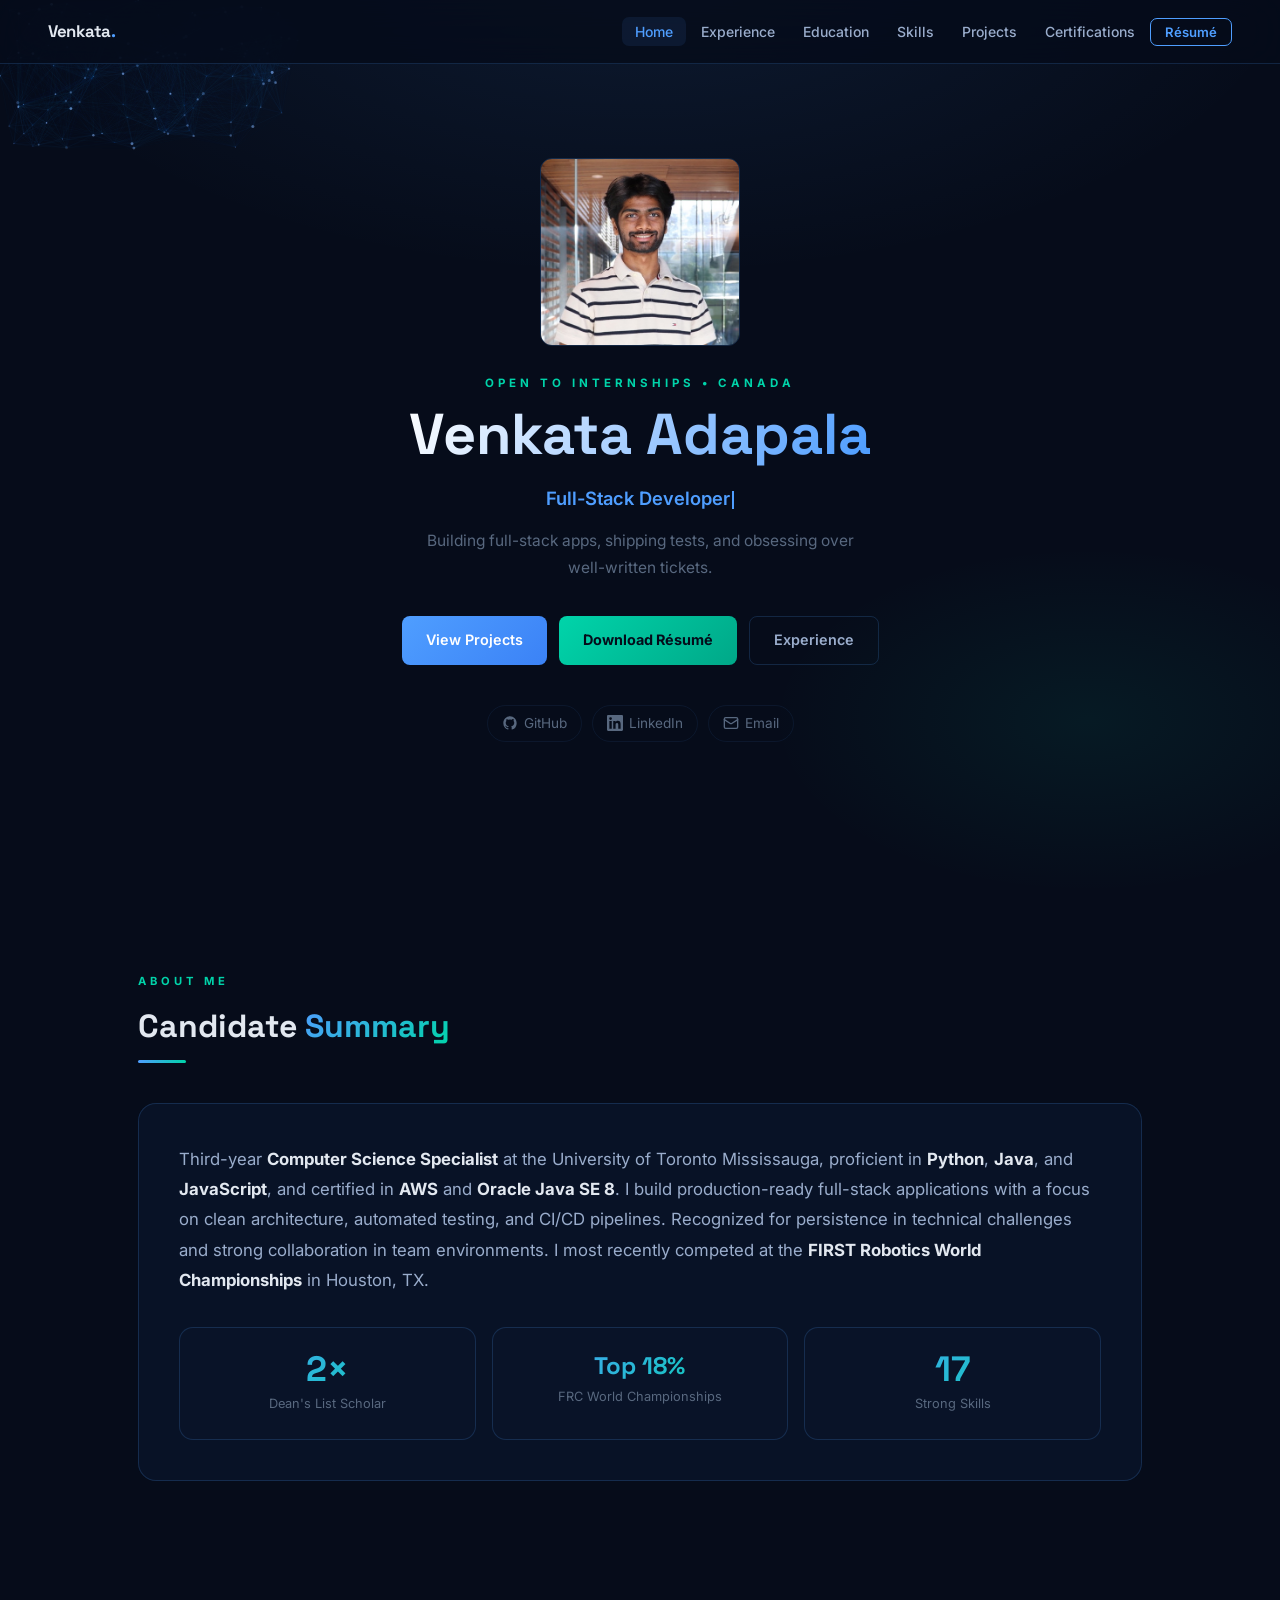
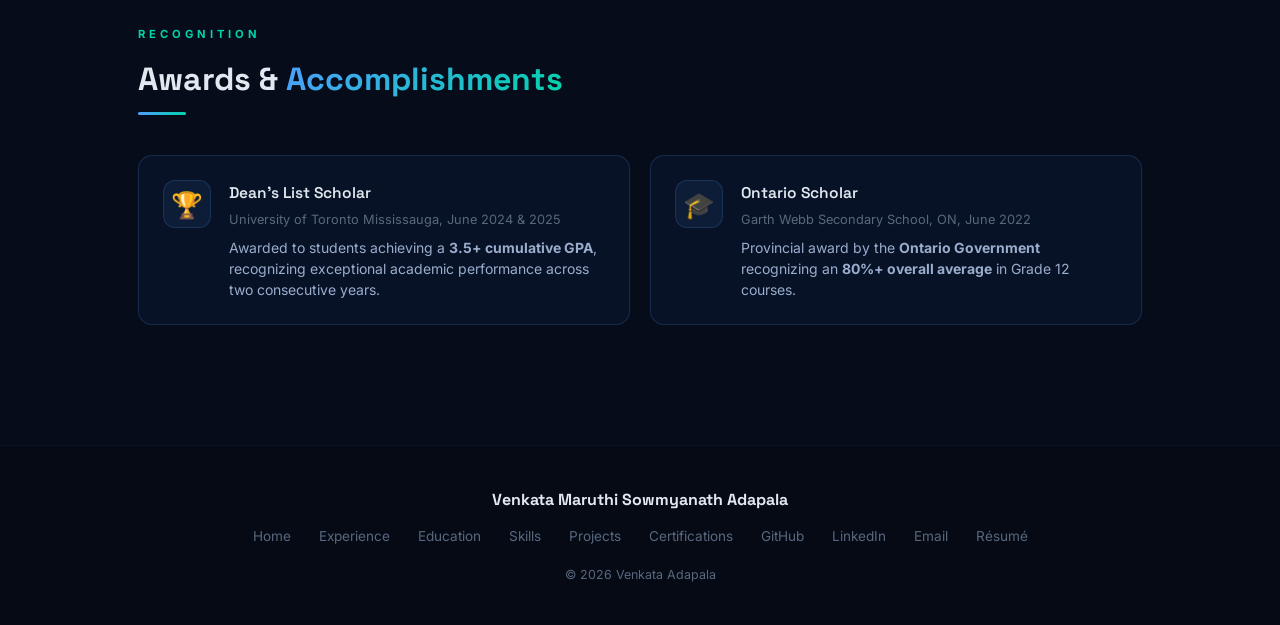
<file: index.html>
<!doctype html>
<html lang="en">
  <head>
    <meta charset="utf-8" />
    <meta name="viewport" content="width=device-width, initial-scale=1" />
    <title>Venkata Adapala | Portfolio</title>
    <link rel="stylesheet" href="style.css" />
  </head>
  <body>

    <!-- ── NAVBAR ── -->
    <nav class="navbar">
      <a class="nav-logo" href="index.html">Venkata<em>.</em></a>
      <ul class="nav-links" id="navLinks">
        <li><a href="index.html" class="active">Home</a></li>
        <li><a href="experience.html">Experience</a></li>
        <li><a href="education.html">Education</a></li>
        <li><a href="skills.html">Skills</a></li>
        <li><a href="projects.html">Projects</a></li>
        <li><a href="certifications.html">Certifications</a></li>
        <li><a href="assets/Resume.pdf" class="nav-resume" target="_blank" rel="noopener">R&eacute;sum&eacute;</a></li>
      </ul>
      <button class="hamburger" id="hamburger" aria-label="Toggle navigation">
        <span></span><span></span><span></span>
      </button>
    </nav>

    <!-- ── HERO ── -->
    <section class="hero">
      <canvas id="star-canvas"></canvas>
      <div class="hero-bg"></div>

      <div class="hero-content">
        <img
          src="assets/images/Headshot.jpeg"
          alt="Venkata Adapala"
          class="hero-photo"
        />

        <p class="hero-eyebrow">Open to Internships &bull; Canada</p>

        <h1 class="hero-name">Venkata Adapala</h1>

        <p class="hero-tagline">
          <span class="typed-text" id="typed"></span><span class="cursor"></span>
        </p>

        <p class="hero-desc">
          Building full-stack apps, shipping tests, and obsessing over well-written tickets.
        </p>

        <div class="hero-actions">
          <a href="projects.html" class="btn btn-primary">View Projects</a>
          <a href="assets/Resume.pdf" target="_blank" rel="noopener" class="btn btn-teal">Download R&eacute;sum&eacute;</a>
          <a href="experience.html" class="btn btn-ghost">Experience</a>
        </div>

        <div class="hero-socials">
          <a href="https://github.com/AvianSilk" target="_blank" rel="noopener" class="social-pill">
            <svg width="16" height="16" viewBox="0 0 24 24" fill="currentColor" aria-hidden="true"><path d="M12 2C6.48 2 2 6.58 2 12.21c0 4.5 2.87 8.32 6.84 9.67.5.09.68-.22.68-.49 0-.24-.01-.87-.01-1.71-2.78.62-3.37-1.37-3.37-1.37-.45-1.17-1.1-1.48-1.1-1.48-.9-.63.07-.62.07-.62 1 .07 1.52 1.05 1.52 1.05.88 1.54 2.31 1.1 2.87.84.09-.65.35-1.1.63-1.35-2.22-.26-4.56-1.14-4.56-5.06 0-1.12.39-2.03 1.03-2.75-.1-.26-.45-1.3.1-2.71 0 0 .84-.27 2.75 1.05A9.38 9.38 0 0 1 12 6.84a9.3 9.3 0 0 1 2.5.34c1.91-1.32 2.75-1.05 2.75-1.05.55 1.41.2 2.45.1 2.71.64.72 1.03 1.63 1.03 2.75 0 3.93-2.34 4.8-4.57 5.05.36.32.68.94.68 1.9 0 1.37-.01 2.47-.01 2.81 0 .27.18.59.69.49A10.22 10.22 0 0 0 22 12.21C22 6.58 17.52 2 12 2z"/></svg>
            GitHub
          </a>
          <a href="https://www.linkedin.com/in/venkata-adapala/" target="_blank" rel="noopener" class="social-pill">
            <svg width="16" height="16" viewBox="0 0 24 24" fill="currentColor" aria-hidden="true"><path d="M20.45 20.45h-3.55v-5.57c0-1.33-.03-3.04-1.85-3.04-1.86 0-2.14 1.45-2.14 2.95v5.66H9.36V9h3.41v1.56h.05c.47-.9 1.63-1.85 3.36-1.85 3.59 0 4.26 2.36 4.26 5.43v6.31zM5.34 7.43a2.06 2.06 0 1 1 0-4.12 2.06 2.06 0 0 1 0 4.12zm1.78 13.02H3.56V9h3.56v11.45zM22.23 0H1.77C.79 0 0 .77 0 1.72v20.56C0 23.23.79 24 1.77 24h20.46c.98 0 1.77-.77 1.77-1.72V1.72C24 .77 23.21 0 22.23 0z"/></svg>
            LinkedIn
          </a>
          <a href="mailto:avmsowmyanath8@gmail.com" class="social-pill">
            <svg width="16" height="16" viewBox="0 0 24 24" fill="none" stroke="currentColor" stroke-width="2" stroke-linecap="round" stroke-linejoin="round" aria-hidden="true"><rect x="2" y="4" width="20" height="16" rx="2"/><path d="m22 7-8.97 5.7a1.94 1.94 0 0 1-2.06 0L2 7"/></svg>
            Email
          </a>
        </div>
      </div>
    </section>

    <!-- ── SUMMARY ── -->
    <section class="section reveal">
      <p class="section-eyebrow">About Me</p>
      <h2 class="section-title">Candidate <em>Summary</em></h2>
      <div class="section-rule"></div>

      <div class="summary-card glass-card">
        <p>
          Third-year <strong>Computer Science Specialist</strong> at the University of Toronto
          Mississauga, proficient in <strong>Python</strong>, <strong>Java</strong>, and
          <strong>JavaScript</strong>, and certified in <strong>AWS</strong> and
          <strong>Oracle Java SE 8</strong>. I build production-ready full-stack applications
          with a focus on clean architecture, automated testing, and CI/CD pipelines.
          Recognized for persistence in technical challenges and strong collaboration in
          team environments. I most recently competed at the
          <strong>FIRST Robotics World Championships</strong> in Houston, TX.
        </p>

        <div class="stats-grid" style="margin-top:2rem">
          <div class="stat-card reveal reveal-delay-1">
            <span class="stat-number">2&times;</span>
            <span class="stat-label">Dean's List Scholar</span>
          </div>
          <div class="stat-card reveal reveal-delay-2">
            <span class="stat-number" style="font-size:1.5rem;line-height:1.3">Top 18%</span>
            <span class="stat-label">FRC World Championships</span>
          </div>
          <div class="stat-card reveal reveal-delay-2">
            <span class="stat-number">17</span>
            <span class="stat-label">Strong Skills</span>
          </div>
          <!-- <div class="stat-card reveal reveal-delay-3">
            <span class="stat-number">27</span>
            <span class="stat-label">REST Endpoints Built</span>
          </div> -->
        </div>
      </div>
    </section>

    <!-- ── AWARDS ── -->
    <section class="section reveal">
      <p class="section-eyebrow">Recognition</p>
      <h2 class="section-title">Awards &amp; <em>Accomplishments</em></h2>
      <div class="section-rule"></div>

      <div class="awards-grid">
        <div class="award-card reveal reveal-delay-1">
          <div class="award-icon">&#127942;</div>
          <div>
            <div class="award-title">Dean's List Scholar</div>
            <div class="award-meta">University of Toronto Mississauga, June 2024 &amp; 2025</div>
            <div class="award-desc">
              Awarded to students achieving a <strong>3.5+ cumulative GPA</strong>,
              recognizing exceptional academic performance across two consecutive years.
            </div>
          </div>
        </div>

        <div class="award-card reveal reveal-delay-2">
          <div class="award-icon">&#127891;</div>
          <div>
            <div class="award-title">Ontario Scholar</div>
            <div class="award-meta">Garth Webb Secondary School, ON, June 2022</div>
            <div class="award-desc">
              Provincial award by the <strong>Ontario Government</strong> recognizing
              an <strong>80%+ overall average</strong> in Grade 12 courses.
            </div>
          </div>
        </div>
      </div>
    </section>

    <!-- ── FOOTER ── -->
    <footer class="site-footer">
      <div class="footer-name">Venkata Maruthi Sowmyanath Adapala</div>
      <div class="footer-links">
        <a href="index.html">Home</a>
        <a href="experience.html">Experience</a>
        <a href="education.html">Education</a>
        <a href="skills.html">Skills</a>
        <a href="projects.html">Projects</a>
        <a href="certifications.html">Certifications</a>
        <a href="https://github.com/AvianSilk" target="_blank" rel="noopener">GitHub</a>
        <a href="https://www.linkedin.com/in/venkata-adapala/" target="_blank" rel="noopener">LinkedIn</a>
        <a href="mailto:avmsowmyanath8@gmail.com">Email</a>
        <a href="assets/Resume.pdf" target="_blank" rel="noopener">R&eacute;sum&eacute;</a>
      </div>
      <div class="footer-copy">&copy; <span id="year"></span> Venkata Adapala</div>
    </footer>

    <script src="script.js"></script>
  </body>
</html>
</file>
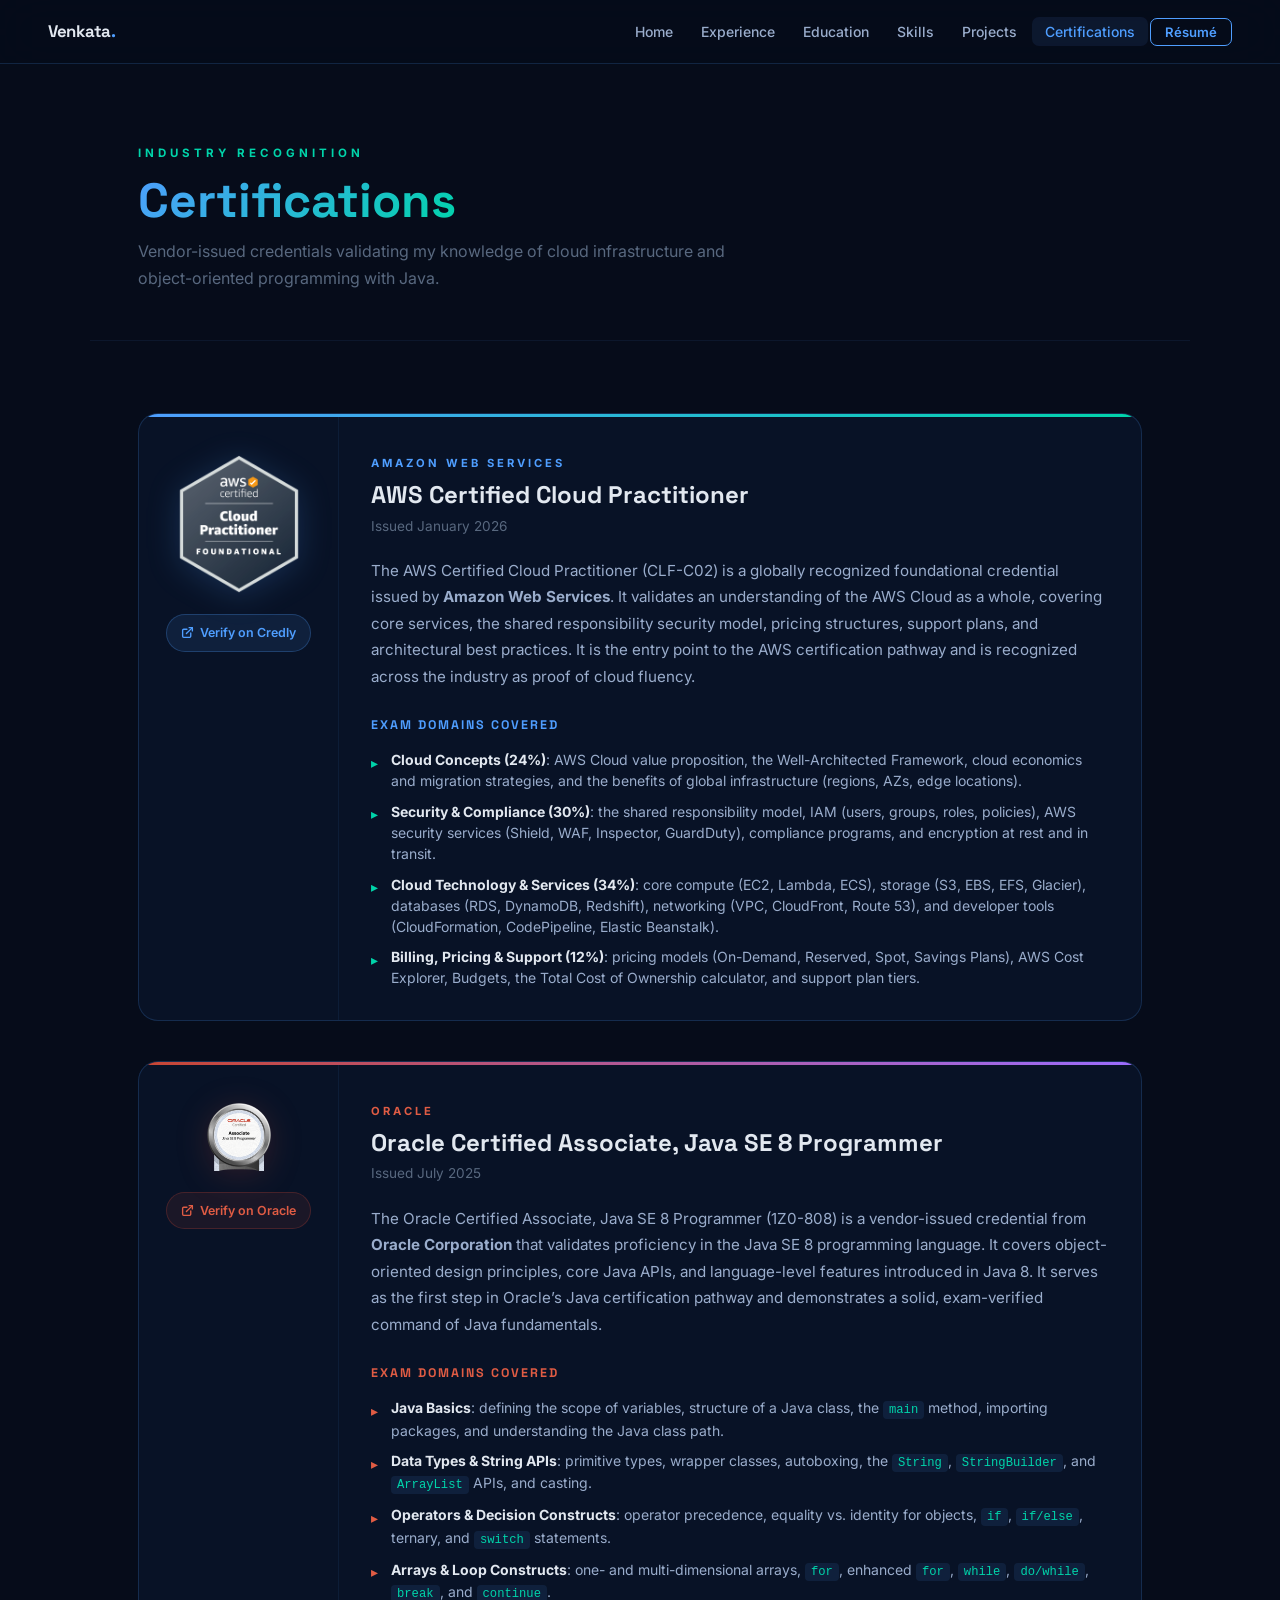
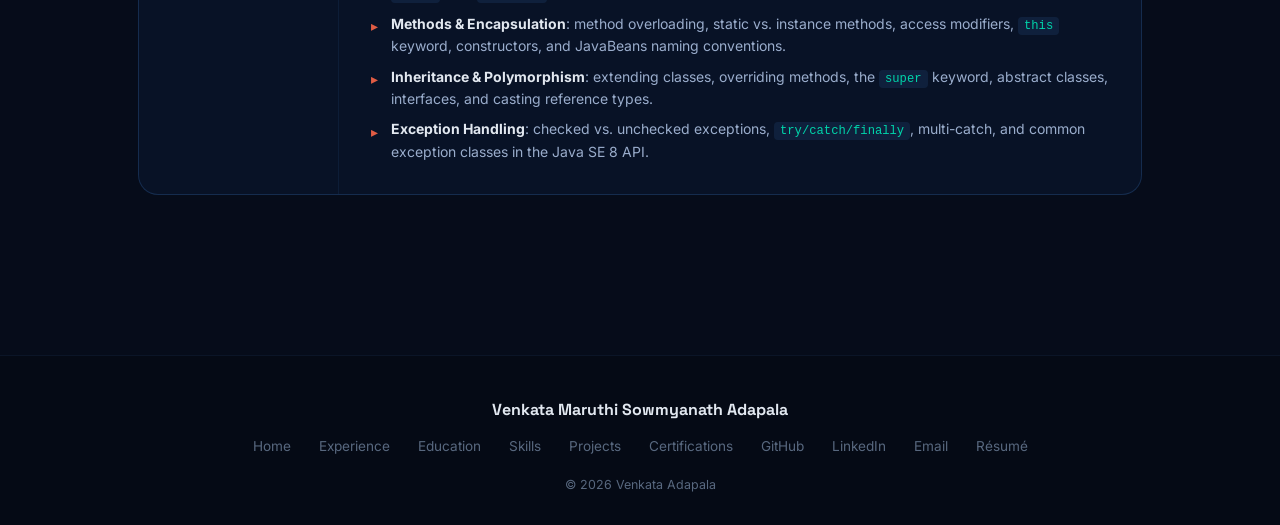
<file: certifications.html>
<!doctype html>
<html lang="en">
  <head>
    <meta charset="utf-8" />
    <meta name="viewport" content="width=device-width, initial-scale=1" />
    <title>Certifications | Venkata Adapala</title>
    <link rel="stylesheet" href="style.css" />
    <style>
      /* ── Cert detail layout ── */
      .cert-detail-card {
        background: var(--card);
        border: 1px solid var(--border);
        border-radius: 20px;
        overflow: hidden;
        margin-bottom: 2.5rem;
        backdrop-filter: blur(10px);
        transition: border-color 0.3s, box-shadow 0.3s;
      }
      .cert-detail-card:hover {
        border-color: rgba(79, 158, 255, 0.4);
        box-shadow: var(--shadow), var(--glow-blue);
      }

      .cert-detail-top {
        position: relative;
      }
      .cert-detail-top::before {
        content: '';
        position: absolute;
        top: 0; left: 0; right: 0;
        height: 3px;
        background: linear-gradient(90deg, var(--accent), var(--teal));
      }
      .cert-detail-card.oracle .cert-detail-top::before {
        background: linear-gradient(90deg, #c74634, var(--purple));
      }

      .cert-detail-body {
        display: grid;
        grid-template-columns: 200px 1fr;
        gap: 0;
      }

      .cert-badge-col {
        display: flex;
        flex-direction: column;
        align-items: center;
        justify-content: flex-start;
        padding: 2.5rem 1.5rem 2rem;
        border-right: 1px solid var(--border-soft);
        gap: 1.25rem;
      }
      .cert-badge-img {
        width: 140px;
        height: auto;
        object-fit: contain;
        filter: drop-shadow(0 4px 16px rgba(79, 158, 255, 0.2));
        transition: transform 0.3s, filter 0.3s;
      }
      .cert-detail-card.oracle .cert-badge-img {
        filter: drop-shadow(0 4px 16px rgba(199, 70, 52, 0.2));
      }
      .cert-badge-img:hover {
        transform: scale(1.04);
      }
      .cert-verify-btn {
        display: inline-flex;
        align-items: center;
        gap: 6px;
        font-size: 0.78rem;
        font-weight: 600;
        padding: 7px 14px;
        border-radius: 20px;
        text-decoration: none;
        background: rgba(79, 158, 255, 0.1);
        border: 1px solid rgba(79, 158, 255, 0.25);
        color: var(--accent);
        transition: background 0.2s, border-color 0.2s;
        text-align: center;
      }
      .cert-verify-btn:hover {
        background: rgba(79, 158, 255, 0.2);
        border-color: var(--accent);
      }
      .cert-detail-card.oracle .cert-verify-btn {
        background: rgba(199, 70, 52, 0.1);
        border-color: rgba(199, 70, 52, 0.25);
        color: #e05c44;
      }
      .cert-detail-card.oracle .cert-verify-btn:hover {
        background: rgba(199, 70, 52, 0.2);
        border-color: #c74634;
      }

      .cert-info-col {
        padding: 2.5rem 2rem 2rem;
      }
      .cert-detail-issuer {
        font-size: 0.7rem;
        letter-spacing: 3px;
        text-transform: uppercase;
        color: var(--accent);
        font-weight: 700;
        margin-bottom: 0.4rem;
      }
      .cert-detail-card.oracle .cert-detail-issuer { color: #e05c44; }

      .cert-detail-title {
        font-family: var(--font-head);
        font-size: 1.5rem;
        font-weight: 700;
        color: var(--text);
        margin-bottom: 0.3rem;
        line-height: 1.25;
      }
      .cert-detail-date {
        font-size: 0.85rem;
        color: var(--muted);
        margin-bottom: 1.25rem;
      }
      .cert-detail-desc {
        font-size: 0.95rem;
        color: var(--text-dim);
        line-height: 1.75;
        margin-bottom: 1.5rem;
      }

      .cert-domains-heading {
        font-family: var(--font-head);
        font-size: 0.78rem;
        font-weight: 700;
        letter-spacing: 2px;
        text-transform: uppercase;
        color: var(--accent);
        margin-bottom: 0.85rem;
      }
      .cert-detail-card.oracle .cert-domains-heading { color: #e05c44; }

      .domain-list {
        list-style: none;
        display: grid;
        gap: 0.6rem;
      }
      .domain-list li {
        position: relative;
        padding-left: 1.25rem;
        font-size: 0.875rem;
        color: var(--text-dim);
        line-height: 1.5;
      }
      .domain-list li::before {
        content: '▸';
        color: var(--teal);
        position: absolute;
        left: 0;
        top: 0.175em;
      }
      .cert-detail-card.oracle .domain-list li::before { color: #e05c44; }
      .domain-list li strong { color: var(--text); }

      /* Responsive: stack on small screens */
      @media (max-width: 640px) {
        .cert-detail-body {
          grid-template-columns: 1fr;
        }
        .cert-badge-col {
          border-right: none;
          border-bottom: 1px solid var(--border-soft);
          padding: 2rem 1.5rem 1.5rem;
          flex-direction: row;
          justify-content: flex-start;
          gap: 1.5rem;
        }
        .cert-badge-img { width: 100px; }
      }
    </style>
  </head>
  <body>

    <!-- ── NAVBAR ── -->
    <nav class="navbar">
      <a class="nav-logo" href="index.html">Venkata<em>.</em></a>
      <ul class="nav-links" id="navLinks">
        <li><a href="index.html">Home</a></li>
        <li><a href="experience.html">Experience</a></li>
        <li><a href="education.html">Education</a></li>
        <li><a href="skills.html">Skills</a></li>
        <li><a href="projects.html">Projects</a></li>
        <li><a href="certifications.html" class="active">Certifications</a></li>
        <li><a href="assets/Resume.pdf" class="nav-resume" target="_blank" rel="noopener">R&eacute;sum&eacute;</a></li>
      </ul>
      <button class="hamburger" id="hamburger" aria-label="Toggle navigation">
        <span></span><span></span><span></span>
      </button>
    </nav>

    <div class="page-wrapper">

      <!-- ── PAGE HERO ── -->
      <div class="page-hero">
        <p class="page-hero-eyebrow">Industry Recognition</p>
        <h1 class="page-hero-title"><em>Certifications</em></h1>
        <p class="page-hero-sub">
          Vendor-issued credentials validating my knowledge of cloud infrastructure and
          object-oriented programming with Java.
        </p>
      </div>

      <!-- ════════════════════════════════════════════
           CERTIFICATIONS
           ════════════════════════════════════════════ -->
      <section class="section">

        <!-- ── AWS Certified Cloud Practitioner ── -->
        <article class="cert-detail-card reveal">
          <div class="cert-detail-top"></div>
          <div class="cert-detail-body">

            <div class="cert-badge-col">
              <img
                src="assets/images/AWSCP.png"
                alt="AWS Certified Cloud Practitioner badge"
                class="cert-badge-img"
              />
              <a
                href="https://www.credly.com/badges/1d6ad7a2-d130-4144-a106-b67f6eaf83ff/public_url"
                target="_blank"
                rel="noopener"
                class="cert-verify-btn"
              >
                <svg width="13" height="13" viewBox="0 0 24 24" fill="none" stroke="currentColor" stroke-width="2.5" stroke-linecap="round" stroke-linejoin="round" aria-hidden="true"><path d="M18 13v6a2 2 0 0 1-2 2H5a2 2 0 0 1-2-2V8a2 2 0 0 1 2-2h6"/><polyline points="15 3 21 3 21 9"/><line x1="10" y1="14" x2="21" y2="3"/></svg>
                Verify on Credly
              </a>
            </div>

            <div class="cert-info-col">
              <p class="cert-detail-issuer">Amazon Web Services</p>
              <h2 class="cert-detail-title">AWS Certified Cloud Practitioner</h2>
              <p class="cert-detail-date">Issued January 2026</p>

              <p class="cert-detail-desc">
                The AWS Certified Cloud Practitioner (CLF-C02) is a globally recognized
                foundational credential issued by <strong>Amazon Web Services</strong>.
                It validates an understanding of the AWS Cloud as a whole, covering
                core services, the shared responsibility security model, pricing structures,
                support plans, and architectural best practices. It is the entry point to
                the AWS certification pathway and is recognized across the industry as
                proof of cloud fluency.
              </p>

              <p class="cert-domains-heading">Exam Domains Covered</p>
              <ul class="domain-list">
                <li>
                  <strong>Cloud Concepts (24%)</strong>: AWS Cloud value proposition,
                  the Well-Architected Framework, cloud economics and migration strategies,
                  and the benefits of global infrastructure (regions, AZs, edge locations).
                </li>
                <li>
                  <strong>Security &amp; Compliance (30%)</strong>: the shared
                  responsibility model, IAM (users, groups, roles, policies), AWS security
                  services (Shield, WAF, Inspector, GuardDuty), compliance programs, and
                  encryption at rest and in transit.
                </li>
                <li>
                  <strong>Cloud Technology &amp; Services (34%)</strong>: core compute
                  (EC2, Lambda, ECS), storage (S3, EBS, EFS, Glacier), databases (RDS, DynamoDB,
                  Redshift), networking (VPC, CloudFront, Route 53), and developer tools
                  (CloudFormation, CodePipeline, Elastic Beanstalk).
                </li>
                <li>
                  <strong>Billing, Pricing &amp; Support (12%)</strong>: pricing models
                  (On-Demand, Reserved, Spot, Savings Plans), AWS Cost Explorer, Budgets, the
                  Total Cost of Ownership calculator, and support plan tiers.
                </li>
              </ul>
            </div>
          </div>
        </article>

        <!-- ── Oracle Certified Associate, Java SE 8 ── -->
        <article class="cert-detail-card oracle reveal">
          <div class="cert-detail-top"></div>
          <div class="cert-detail-body">

            <div class="cert-badge-col">
              <img
                src="assets/images/OCAJSE8.png"
                alt="Oracle Certified Associate Java SE 8 Programmer badge"
                class="cert-badge-img"
              />
              <a
                href="https://catalog-education.oracle.com/pls/certview/sharebadge?id=3DC06C202E5893F1482C2C084CE3075642F5B4B09B7A5D0A1B946CA68EA220D0"
                target="_blank"
                rel="noopener"
                class="cert-verify-btn"
              >
                <svg width="13" height="13" viewBox="0 0 24 24" fill="none" stroke="currentColor" stroke-width="2.5" stroke-linecap="round" stroke-linejoin="round" aria-hidden="true"><path d="M18 13v6a2 2 0 0 1-2 2H5a2 2 0 0 1-2-2V8a2 2 0 0 1 2-2h6"/><polyline points="15 3 21 3 21 9"/><line x1="10" y1="14" x2="21" y2="3"/></svg>
                Verify on Oracle
              </a>
            </div>

            <div class="cert-info-col">
              <p class="cert-detail-issuer">Oracle</p>
              <h2 class="cert-detail-title">Oracle Certified Associate, Java SE 8 Programmer</h2>
              <p class="cert-detail-date">Issued July 2025</p>

              <p class="cert-detail-desc">
                The Oracle Certified Associate, Java SE 8 Programmer (1Z0-808) is a
                vendor-issued credential from <strong>Oracle Corporation</strong> that
                validates proficiency in the Java SE 8 programming language. It covers
                object-oriented design principles, core Java APIs, and language-level
                features introduced in Java 8. It serves as the first step in Oracle&rsquo;s
                Java certification pathway and demonstrates a solid, exam-verified command
                of Java fundamentals.
              </p>

              <p class="cert-domains-heading">Exam Domains Covered</p>
              <ul class="domain-list">
                <li>
                  <strong>Java Basics</strong>: defining the scope of variables,
                  structure of a Java class, the <code>main</code> method, importing
                  packages, and understanding the Java class path.
                </li>
                <li>
                  <strong>Data Types &amp; String APIs</strong>: primitive types,
                  wrapper classes, autoboxing, the <code>String</code>,
                  <code>StringBuilder</code>, and <code>ArrayList</code> APIs, and casting.
                </li>
                <li>
                  <strong>Operators &amp; Decision Constructs</strong>: operator
                  precedence, equality vs. identity for objects, <code>if</code>,
                  <code>if/else</code>, ternary, and <code>switch</code> statements.
                </li>
                <li>
                  <strong>Arrays &amp; Loop Constructs</strong>: one- and
                  multi-dimensional arrays, <code>for</code>, enhanced <code>for</code>,
                  <code>while</code>, <code>do/while</code>, <code>break</code>, and
                  <code>continue</code>.
                </li>
                <li>
                  <strong>Methods &amp; Encapsulation</strong>: method overloading,
                  static vs. instance methods, access modifiers, <code>this</code> keyword,
                  constructors, and JavaBeans naming conventions.
                </li>
                <li>
                  <strong>Inheritance &amp; Polymorphism</strong>: extending classes,
                  overriding methods, the <code>super</code> keyword, abstract classes,
                  interfaces, and casting reference types.
                </li>
                <li>
                  <strong>Exception Handling</strong>: checked vs. unchecked exceptions,
                  <code>try/catch/finally</code>, multi-catch, and common exception classes
                  in the Java SE 8 API.
                </li>
              </ul>
            </div>
          </div>
        </article>

      </section>
    </div><!-- /page-wrapper -->

    <!-- ── FOOTER ── -->
    <footer class="site-footer">
      <div class="footer-name">Venkata Maruthi Sowmyanath Adapala</div>
      <div class="footer-links">
        <a href="index.html">Home</a>
        <a href="experience.html">Experience</a>
        <a href="education.html">Education</a>
        <a href="skills.html">Skills</a>
        <a href="projects.html">Projects</a>
        <a href="certifications.html">Certifications</a>
        <a href="https://github.com/AvianSilk" target="_blank" rel="noopener">GitHub</a>
        <a href="https://www.linkedin.com/in/venkata-adapala/" target="_blank" rel="noopener">LinkedIn</a>
        <a href="mailto:avmsowmyanath8@gmail.com">Email</a>
        <a href="assets/Resume.pdf" target="_blank" rel="noopener">R&eacute;sum&eacute;</a>
      </div>
      <div class="footer-copy">&copy; <span id="year"></span> Venkata Adapala</div>
    </footer>

    <script src="script.js"></script>
  </body>
</html>
</file>
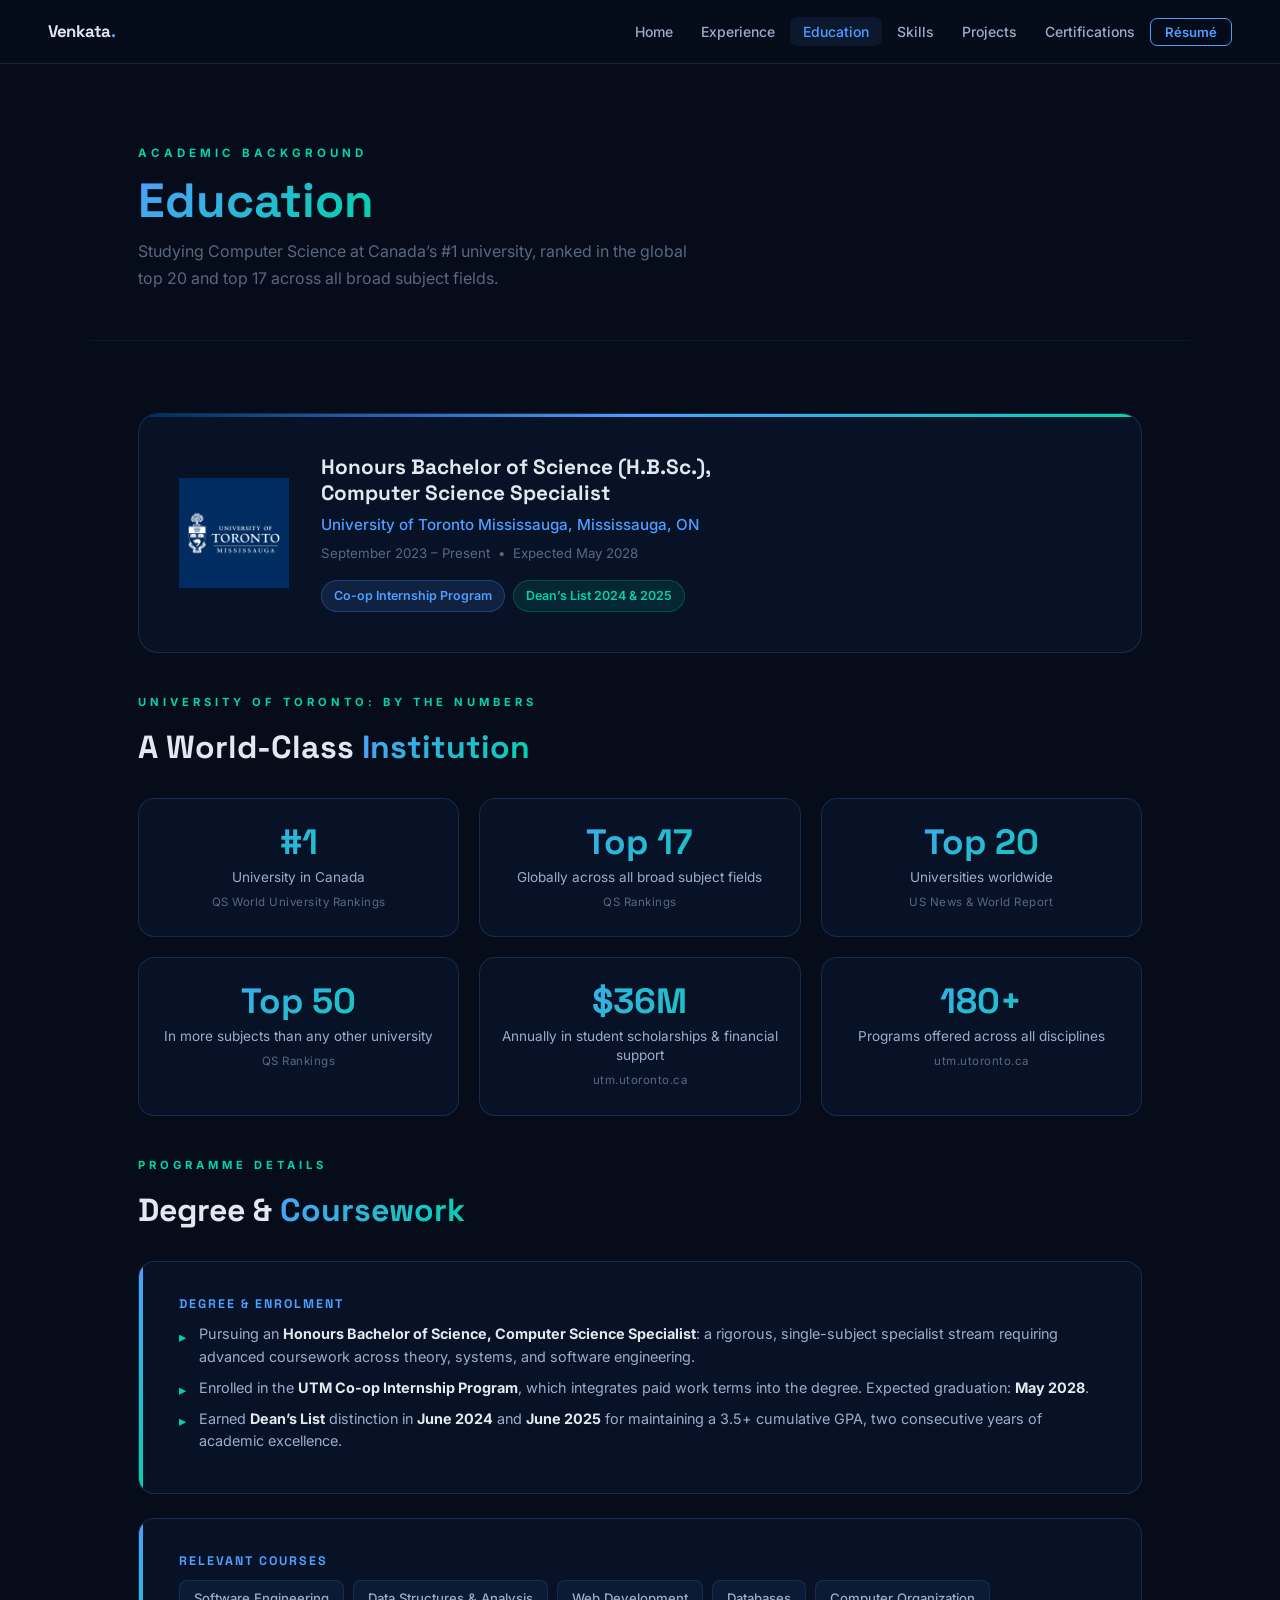
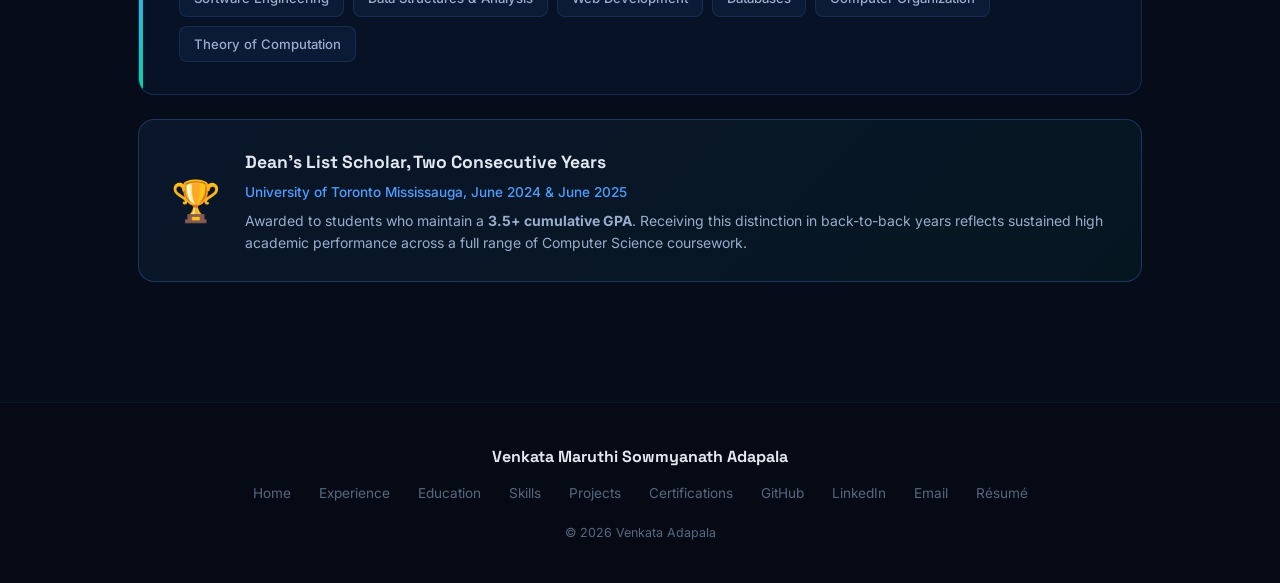
<file: education.html>
<!doctype html>
<html lang="en">
  <head>
    <meta charset="utf-8" />
    <meta name="viewport" content="width=device-width, initial-scale=1" />
    <title>Education | Venkata Adapala</title>
    <link rel="stylesheet" href="style.css" />
    <style>
      /* ── UTM hero banner ── */
      .edu-banner {
        display: flex;
        align-items: center;
        gap: 2rem;
        background: var(--card);
        border: 1px solid var(--border);
        border-radius: 20px;
        padding: 2.5rem;
        backdrop-filter: blur(12px);
        margin-bottom: 2.5rem;
        position: relative;
        overflow: hidden;
      }
      .edu-banner::before {
        content: '';
        position: absolute;
        top: 0; left: 0; right: 0;
        height: 3px;
        background: linear-gradient(90deg, #002a5c, var(--accent), var(--teal));
      }
      .utm-logo {
        width: 110px;
        height: auto;
        object-fit: contain;
        flex-shrink: 0;
        filter: brightness(1.05);
      }
      .edu-banner-text { flex: 1; }
      .edu-banner-degree {
        font-family: var(--font-head);
        font-size: 1.3rem;
        font-weight: 700;
        color: var(--text);
        line-height: 1.25;
        margin-bottom: 0.35rem;
      }
      .edu-banner-school {
        font-size: 0.95rem;
        color: var(--accent);
        font-weight: 500;
        margin-bottom: 0.25rem;
      }
      .edu-banner-dates {
        font-size: 0.83rem;
        color: var(--muted);
        margin-bottom: 1rem;
      }
      .edu-banner-pills {
        display: flex;
        flex-wrap: wrap;
        gap: 8px;
      }
      .edu-pill {
        font-size: 0.78rem;
        font-weight: 600;
        padding: 4px 12px;
        border-radius: 20px;
      }
      .edu-pill-blue {
        background: rgba(79, 158, 255, 0.12);
        border: 1px solid rgba(79, 158, 255, 0.25);
        color: var(--accent);
      }
      .edu-pill-teal {
        background: rgba(0, 212, 170, 0.1);
        border: 1px solid rgba(0, 212, 170, 0.22);
        color: var(--teal);
      }
      .edu-pill-amber {
        background: rgba(255, 169, 77, 0.1);
        border: 1px solid rgba(255, 169, 77, 0.22);
        color: var(--amber);
      }

      /* ── Ranking stats ── */
      .ranking-grid {
        display: grid;
        grid-template-columns: repeat(3, 1fr);
        gap: 1.25rem;
        margin-bottom: 2.5rem;
      }
      .ranking-card {
        background: var(--card);
        border: 1px solid var(--border);
        border-radius: 16px;
        padding: 1.5rem 1.25rem;
        text-align: center;
        backdrop-filter: blur(10px);
        transition: border-color 0.3s, transform 0.3s, box-shadow 0.3s;
        position: relative;
        overflow: hidden;
      }
      .ranking-card::after {
        content: '';
        position: absolute;
        bottom: 0; left: 0; right: 0;
        height: 2px;
        background: linear-gradient(90deg, var(--accent), var(--teal));
        opacity: 0;
        transition: opacity 0.3s;
      }
      .ranking-card:hover {
        border-color: rgba(79, 158, 255, 0.35);
        transform: translateY(-4px);
        box-shadow: var(--glow-blue), var(--shadow);
      }
      .ranking-card:hover::after { opacity: 1; }

      .ranking-number {
        font-family: var(--font-head);
        font-size: 2.2rem;
        font-weight: 700;
        line-height: 1.1;
        background: linear-gradient(135deg, var(--accent), var(--teal));
        -webkit-background-clip: text;
        background-clip: text;
        -webkit-text-fill-color: transparent;
        display: block;
        margin-bottom: 0.4rem;
      }
      .ranking-label {
        font-size: 0.85rem;
        color: var(--text-dim);
        line-height: 1.4;
      }
      .ranking-source {
        font-size: 0.72rem;
        color: var(--muted);
        margin-top: 0.35rem;
        letter-spacing: 0.5px;
      }

      /* ── Programme detail card ── */
      .programme-card {
        background: var(--card);
        border: 1px solid var(--border);
        border-radius: 16px;
        padding: 2rem 2rem 2rem 2.5rem;
        position: relative;
        overflow: hidden;
        backdrop-filter: blur(10px);
        margin-bottom: 1.5rem;
        transition: border-color 0.3s, transform 0.3s;
      }
      .programme-card:hover {
        border-color: rgba(79, 158, 255, 0.35);
        transform: translateY(-3px);
      }
      .programme-card::before {
        content: '';
        position: absolute;
        top: 0; left: 0;
        width: 4px; height: 100%;
        background: linear-gradient(180deg, var(--accent), var(--teal));
        border-radius: 16px 0 0 16px;
      }
      .programme-heading {
        font-family: var(--font-head);
        font-size: 1.05rem;
        font-weight: 700;
        color: var(--accent);
        margin-bottom: 0.5rem;
        font-size: 0.78rem;
        letter-spacing: 2px;
        text-transform: uppercase;
      }
      .programme-detail-row {
        position: relative;
        padding-left: 1.25rem;
        font-size: 0.9rem;
        color: var(--text-dim);
        line-height: 1.55;
        margin-bottom: 0.55rem;
      }
      .programme-detail-row::before {
        content: '▸';
        color: var(--teal);
        position: absolute;
        left: 0;
        top: 0.175em;
      }
      .programme-detail-row strong { color: var(--text); }

      /* ── Courses ── */
      .course-tags {
        display: flex;
        flex-wrap: wrap;
        gap: 9px;
        margin-top: 0.5rem;
      }
      .course-tag {
        font-size: 0.82rem;
        font-weight: 500;
        padding: 6px 14px;
        border-radius: 8px;
        background: rgba(79, 158, 255, 0.07);
        border: 1px solid rgba(79, 158, 255, 0.14);
        color: var(--text-dim);
        cursor: default;
        transition: background 0.2s, color 0.2s, border-color 0.2s;
      }
      .course-tag:hover {
        background: rgba(79, 158, 255, 0.14);
        color: var(--text);
        border-color: rgba(79, 158, 255, 0.35);
      }

      /* ── Dean's List highlight ── */
      .deans-list-card {
        background: linear-gradient(135deg, rgba(79, 158, 255, 0.07) 0%, rgba(0, 212, 170, 0.05) 100%);
        border: 1px solid rgba(79, 158, 255, 0.25);
        border-radius: 16px;
        padding: 1.75rem 2rem;
        display: flex;
        align-items: center;
        gap: 1.5rem;
        margin-top: 1.5rem;
        transition: border-color 0.3s, transform 0.3s;
      }
      .deans-list-card:hover {
        border-color: rgba(79, 158, 255, 0.45);
        transform: translateY(-3px);
      }
      .deans-icon {
        font-size: 2.5rem;
        flex-shrink: 0;
      }
      .deans-title {
        font-family: var(--font-head);
        font-size: 1.1rem;
        font-weight: 700;
        color: var(--text);
        margin-bottom: 0.2rem;
      }
      .deans-meta { font-size: 0.85rem; color: var(--accent); font-weight: 500; margin-bottom: 0.35rem; }
      .deans-desc { font-size: 0.875rem; color: var(--text-dim); line-height: 1.55; }

      @media (max-width: 700px) {
        .ranking-grid { grid-template-columns: 1fr 1fr; }
        .edu-banner { flex-direction: column; align-items: flex-start; gap: 1.25rem; }
        .utm-logo { width: 90px; }
      }
      @media (max-width: 480px) {
        .ranking-grid { grid-template-columns: 1fr; }
      }
    </style>
  </head>
  <body>

    <!-- ── NAVBAR ── -->
    <nav class="navbar">
      <a class="nav-logo" href="index.html">Venkata<em>.</em></a>
      <ul class="nav-links" id="navLinks">
        <li><a href="index.html">Home</a></li>
        <li><a href="experience.html">Experience</a></li>
        <li><a href="education.html" class="active">Education</a></li>
        <li><a href="skills.html">Skills</a></li>
        <li><a href="projects.html">Projects</a></li>
        <li><a href="certifications.html">Certifications</a></li>
        <li><a href="assets/Resume.pdf" class="nav-resume" target="_blank" rel="noopener">R&eacute;sum&eacute;</a></li>
      </ul>
      <button class="hamburger" id="hamburger" aria-label="Toggle navigation">
        <span></span><span></span><span></span>
      </button>
    </nav>

    <div class="page-wrapper">

      <!-- ── PAGE HERO ── -->
      <div class="page-hero">
        <p class="page-hero-eyebrow">Academic Background</p>
        <h1 class="page-hero-title"><em>Education</em></h1>
        <p class="page-hero-sub">
          Studying Computer Science at Canada&rsquo;s #1 university,
          ranked in the global top&nbsp;20 and top&nbsp;17 across all broad subject fields.
        </p>
      </div>

      <section class="section">

        <!-- ── Degree banner ── -->
        <div class="edu-banner reveal">
          <img
            src="assets/images/blue_UTM_logo.png"
            alt="University of Toronto Mississauga logo"
            class="utm-logo"
          />
          <div class="edu-banner-text">
            <div class="edu-banner-degree">
              Honours Bachelor of Science (H.B.Sc.),<br>Computer Science Specialist
            </div>
            <div class="edu-banner-school">University of Toronto Mississauga, Mississauga, ON</div>
            <div class="edu-banner-dates">September 2023 &ndash; Present &nbsp;&bull;&nbsp; Expected May 2028</div>
            <div class="edu-banner-pills">
              <span class="edu-pill edu-pill-blue">Co-op Internship Program</span>
              <span class="edu-pill edu-pill-teal">Dean&rsquo;s List 2024 &amp; 2025</span>
              <!-- <span class="edu-pill edu-pill-amber">3.5+ cGPA</span> -->
            </div>
          </div>
        </div>

        <!-- ── University rankings ── -->
        <p class="section-eyebrow reveal">University of Toronto: By the Numbers</p>
        <h2 class="section-title reveal" style="margin-bottom:1.5rem">A World-Class <em>Institution</em></h2>

        <div class="ranking-grid">
          <div class="ranking-card reveal reveal-delay-1">
            <span class="ranking-number">#1</span>
            <div class="ranking-label">University in Canada</div>
            <div class="ranking-source">QS World University Rankings</div>
          </div>
          <div class="ranking-card reveal reveal-delay-1">
            <span class="ranking-number">Top 17</span>
            <div class="ranking-label">Globally across all broad subject fields</div>
            <div class="ranking-source">QS Rankings</div>
          </div>
          <div class="ranking-card reveal reveal-delay-2">
            <span class="ranking-number">Top 20</span>
            <div class="ranking-label">Universities worldwide</div>
            <div class="ranking-source">US News &amp; World Report</div>
          </div>
          <div class="ranking-card reveal reveal-delay-2">
            <span class="ranking-number">Top 50</span>
            <div class="ranking-label">In more subjects than any other university</div>
            <div class="ranking-source">QS Rankings</div>
          </div>
          <div class="ranking-card reveal reveal-delay-3">
            <span class="ranking-number">$36M</span>
            <div class="ranking-label">Annually in student scholarships &amp; financial support</div>
            <div class="ranking-source">utm.utoronto.ca</div>
          </div>
          <div class="ranking-card reveal reveal-delay-3">
            <span class="ranking-number">180+</span>
            <div class="ranking-label">Programs offered across all disciplines</div>
            <div class="ranking-source">utm.utoronto.ca</div>
          </div>
        </div>

        <!-- ── Programme details ── -->
        <p class="section-eyebrow reveal" style="margin-top:1rem">Programme Details</p>
        <h2 class="section-title reveal" style="margin-bottom:1.5rem">Degree &amp; <em>Coursework</em></h2>

        <div class="programme-card reveal">
          <p class="programme-heading">Degree &amp; Enrolment</p>
          <div class="programme-detail-row">
            Pursuing an <strong>Honours Bachelor of Science, Computer Science Specialist</strong>:
            a rigorous, single-subject specialist stream requiring advanced coursework
            across theory, systems, and software engineering.
          </div>
          <div class="programme-detail-row">
            Enrolled in the <strong>UTM Co-op Internship Program</strong>, which integrates
            paid work terms into the degree. Expected graduation: <strong>May 2028</strong>.
          </div>
          <div class="programme-detail-row">
            Earned <strong>Dean&rsquo;s List</strong> distinction in <strong>June 2024</strong>
            and <strong>June 2025</strong> for maintaining a 3.5+ cumulative GPA,
            two consecutive years of academic excellence.
          </div>
        </div>

        <div class="programme-card reveal">
          <p class="programme-heading">Relevant Courses</p>
          <div class="course-tags">
            <span class="course-tag">Software Engineering</span>
            <span class="course-tag">Data Structures &amp; Analysis</span>
            <span class="course-tag">Web Development</span>
            <span class="course-tag">Databases</span>
            <span class="course-tag">Computer Organization</span>
            <!-- <span class="course-tag">Algorithm Design &amp; Analysis</span> -->
            <!-- <span class="course-tag">Operating Systems</span> -->
            <span class="course-tag">Theory of Computation</span>
          </div>
        </div>

        <!-- ── Dean's List highlight ── -->
        <div class="deans-list-card reveal">
          <div class="deans-icon">&#127942;</div>
          <div>
            <div class="deans-title">Dean&rsquo;s List Scholar, Two Consecutive Years</div>
            <div class="deans-meta">University of Toronto Mississauga, June 2024 &amp; June 2025</div>
            <div class="deans-desc">
              Awarded to students who maintain a <strong>3.5+ cumulative GPA</strong>.
              Receiving this distinction in back-to-back years reflects sustained high
              academic performance across a full range of Computer Science coursework.
            </div>
          </div>
        </div>

      </section>
    </div><!-- /page-wrapper -->

    <!-- ── FOOTER ── -->
    <footer class="site-footer">
      <div class="footer-name">Venkata Maruthi Sowmyanath Adapala</div>
      <div class="footer-links">
        <a href="index.html">Home</a>
        <a href="experience.html">Experience</a>
        <a href="education.html">Education</a>
        <a href="skills.html">Skills</a>
        <a href="projects.html">Projects</a>
        <a href="certifications.html">Certifications</a>
        <a href="https://github.com/AvianSilk" target="_blank" rel="noopener">GitHub</a>
        <a href="https://www.linkedin.com/in/venkata-adapala/" target="_blank" rel="noopener">LinkedIn</a>
        <a href="mailto:avmsowmyanath8@gmail.com">Email</a>
        <a href="assets/Resume.pdf" target="_blank" rel="noopener">R&eacute;sum&eacute;</a>
      </div>
      <div class="footer-copy">&copy; <span id="year"></span> Venkata Adapala</div>
    </footer>

    <script src="script.js"></script>
  </body>
</html>
</file>
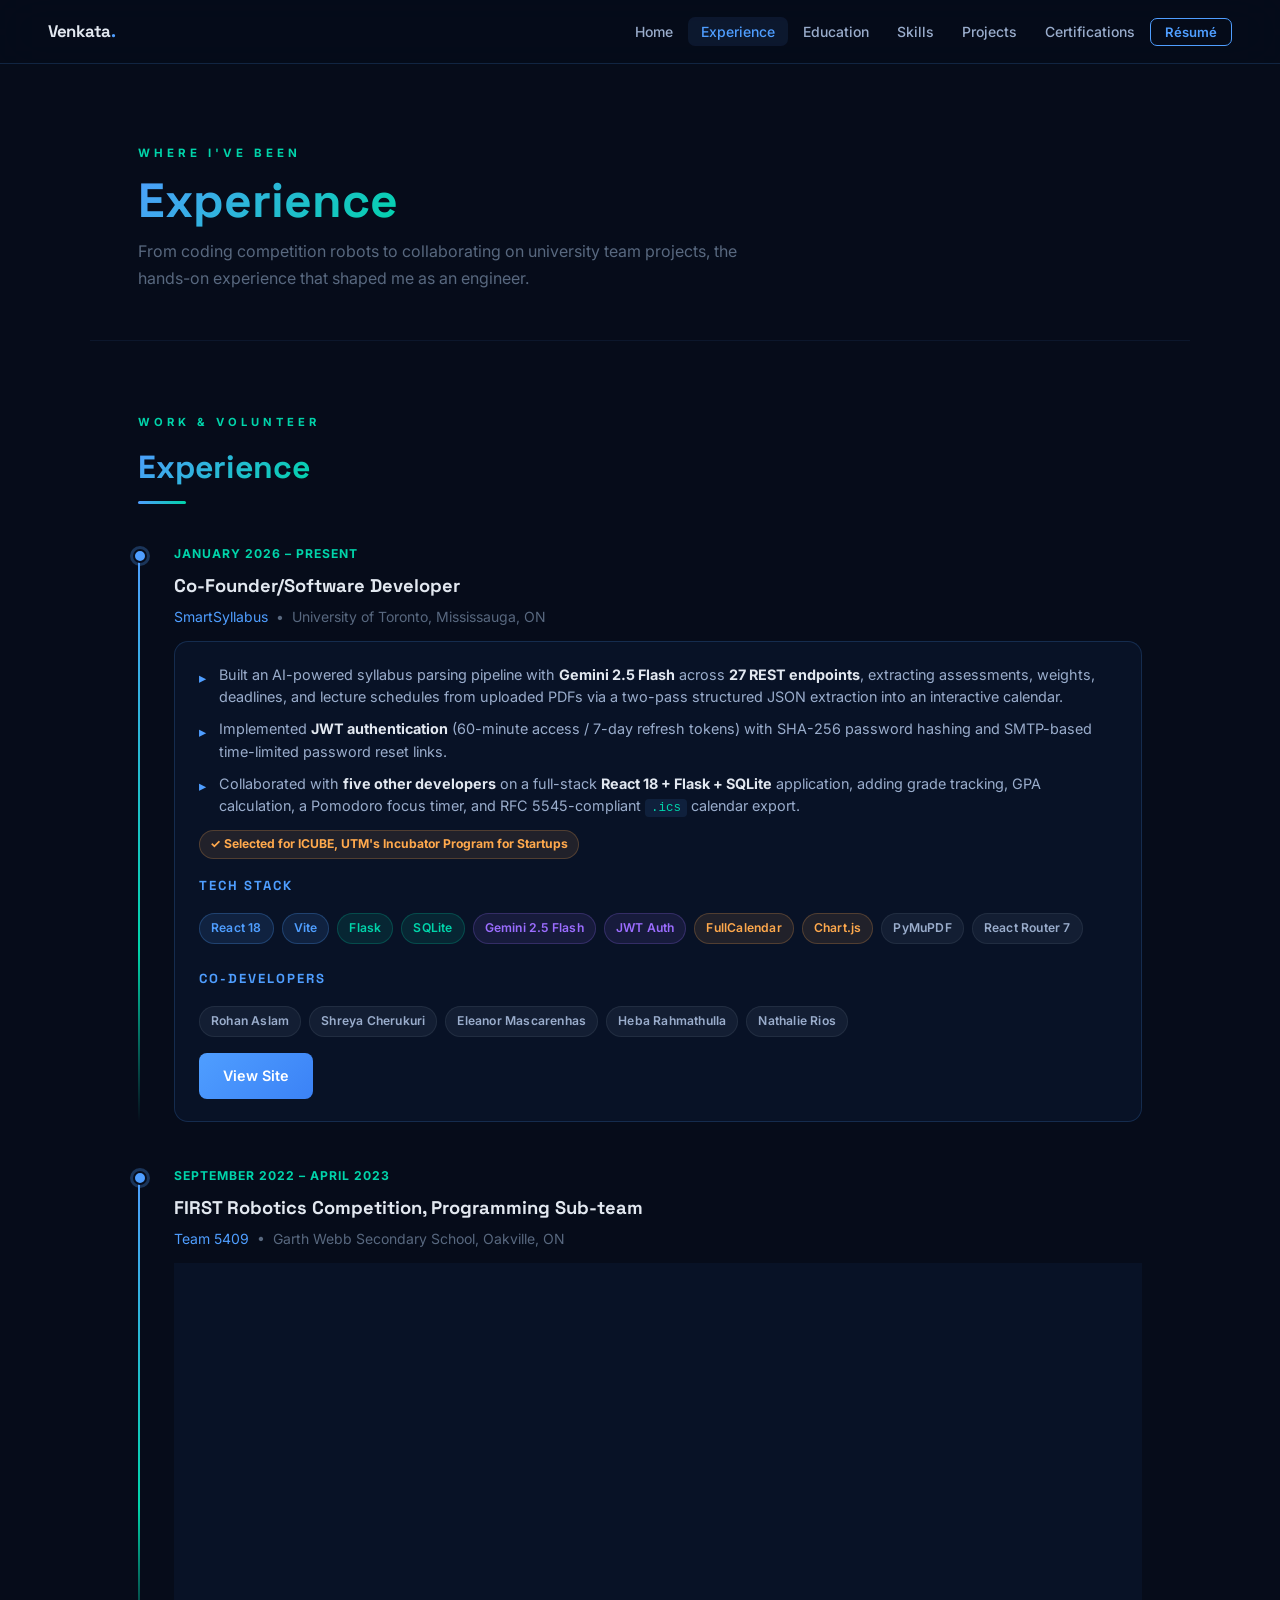
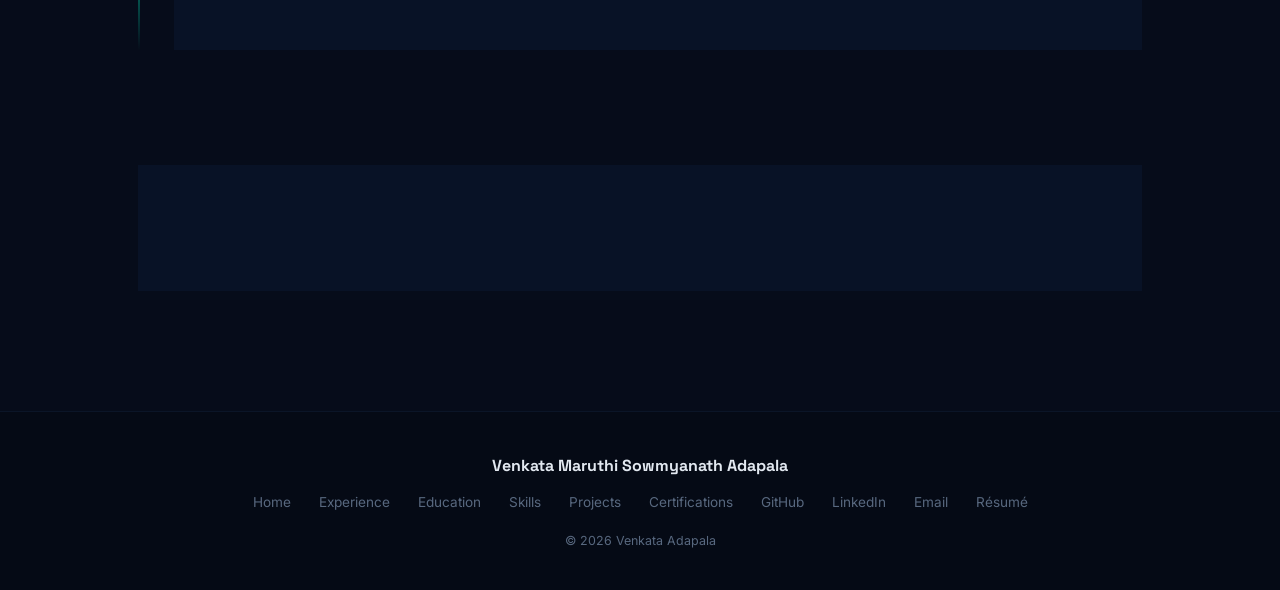
<file: experience.html>
<!doctype html>
<html lang="en">
  <head>
    <meta charset="utf-8" />
    <meta name="viewport" content="width=device-width, initial-scale=1" />
    <title>Experience | Venkata Adapala</title>
    <link rel="stylesheet" href="style.css" />
  </head>
  <body>
    <!-- ── NAVBAR ── -->
    <nav class="navbar">
      <a class="nav-logo" href="index.html">Venkata<em>.</em></a>
      <ul class="nav-links" id="navLinks">
        <li><a href="index.html">Home</a></li>
        <li><a href="experience.html" class="active">Experience</a></li>
        <li><a href="education.html">Education</a></li>
        <li><a href="skills.html">Skills</a></li>
        <li><a href="projects.html">Projects</a></li>
        <li><a href="certifications.html">Certifications</a></li>
        <li>
          <a
            href="assets/Resume.pdf"
            class="nav-resume"
            target="_blank"
            rel="noopener"
            >R&eacute;sum&eacute;</a
          >
        </li>
      </ul>
      <button class="hamburger" id="hamburger" aria-label="Toggle navigation">
        <span></span><span></span><span></span>
      </button>
    </nav>

    <div class="page-wrapper">
      <!-- ── PAGE HERO ── -->
      <div class="page-hero">
        <p class="page-hero-eyebrow">Where I've Been</p>
        <h1 class="page-hero-title"><em>Experience</em></h1>
        <p class="page-hero-sub">
          From coding competition robots to collaborating on university team
          projects, the hands-on experience that shaped me as an
          engineer.
        </p>
      </div>

      <!-- ════════════════════════════════════════════
           EXPERIENCE
           ════════════════════════════════════════════ -->
      <section class="section">
        <p class="section-eyebrow">Work &amp; Volunteer</p>
        <h2 class="section-title"><em>Experience</em></h2>
        <div class="section-rule"></div>

        <div class="timeline">
          <!-- SmartSyllabus -->
          <div class="timeline-item reveal">
            <div class="timeline-dot"></div>
            <p class="timeline-date">January 2026 &ndash; Present</p>
            <h3 class="timeline-title">
              Co-Founder/Software Developer
            </h3>
            <p class="timeline-sub">
              <a href="https://smartsyllabuscsc301.netlify.app/#/" target="_blank" rel="noopener">SmartSyllabus</a> &nbsp;&bull;&nbsp; University of Toronto, Mississauga, ON
            </p>

            <div class="timeline-content">
              <ul class="timeline-list">
                <li>
                  Built an AI-powered syllabus parsing pipeline with
                  <strong>Gemini 2.5 Flash</strong> across <strong>27 REST
                  endpoints</strong>, extracting assessments, weights,
                  deadlines, and lecture schedules from uploaded PDFs via a
                  two-pass structured JSON extraction into an interactive
                  calendar.
                </li>
                <li>
                  Implemented <strong>JWT authentication</strong> (60-minute
                  access / 7-day refresh tokens) with SHA-256 password
                  hashing and SMTP-based time-limited password reset links.
                </li>
                <li>
                  Collaborated with <strong>five other developers</strong> on
                  a full-stack <strong>React 18 + Flask + SQLite</strong>
                  application, adding grade tracking, GPA calculation, a
                  Pomodoro focus timer, and RFC 5545-compliant
                  <code>.ics</code> calendar export.
                </li>
              </ul>
              <div class="timeline-badge">
                &#10003; Selected for ICUBE, UTM's Incubator Program for Startups
              </div>
              <p class="features-heading" style="margin-top:1rem">Tech Stack</p>
              <div class="tech-stack" style="margin-top: 1rem">
                <span class="tag tag-blue">React 18</span>
                <span class="tag tag-blue">Vite</span>
                <span class="tag tag-teal">Flask</span>
                <span class="tag tag-teal">SQLite</span>
                <span class="tag tag-purple">Gemini 2.5 Flash</span>
                <span class="tag tag-purple">JWT Auth</span>
                <span class="tag tag-amber">FullCalendar</span>
                <span class="tag tag-amber">Chart.js</span>
                <span class="tag tag-gray">PyMuPDF</span>
                <span class="tag tag-gray">React Router 7</span>
              </div>
              <p class="features-heading" style="margin-top:1rem">Co-Developers</p>
              <div
                class="tech-stack"
                style="margin-top: 1rem; margin-bottom: 0"
              >
                <a
                  href="https://github.com/RohanAslam"
                  target="_blank"
                  rel="noopener"
                  class="tag tag-gray"
                  >Rohan Aslam</a
                >
                <a
                  href="https://github.com/shreya1055"
                  target="_blank"
                  rel="noopener"
                  class="tag tag-gray"
                  >Shreya Cherukuri</a
                >
                <a
                  href="https://github.com/Eleanormaskie"
                  target="_blank"
                  rel="noopener"
                  class="tag tag-gray"
                  >Eleanor Mascarenhas</a
                >
                <a
                  href="https://github.com/heba-rah"
                  target="_blank"
                  rel="noopener"
                  class="tag tag-gray"
                  >Heba Rahmathulla</a
                >
                <a
                  href="https://github.com/nanicrio"
                  target="_blank"
                  rel="noopener"
                  class="tag tag-gray"
                  >Nathalie Rios</a
                >
              </div>
              <div style="margin-top:1rem">
                <a href="https://smartsyllabus.ca" target="_blank" rel="noopener" class="btn btn-primary">
                  View Site
                </a>
              </div>
            </div>
          </div>
        </div>

          <div class="timeline">
          <!-- FRC Team 5409 -->
          <div class="timeline-item reveal">
            <div class="timeline-dot"></div>
            <p class="timeline-date">September 2022 &ndash; April 2023</p>
            <h3 class="timeline-title">
              FIRST Robotics Competition, Programming Sub-team
            </h3>
            <p class="timeline-sub">
              <a href="https://chargersrobotics.hdsb.ca" target="_blank" rel="noopener">Team 5409</a> &nbsp;&bull;&nbsp; Garth Webb Secondary School, Oakville, ON
            </p>

            <div class="timeline-content">
              <ul class="timeline-list">
                <li>
                  Wrote sophisticated <strong>Java</strong> code controlling
                  diverse robot subsystems: Limelight vision cameras, pneumatic
                  solenoids, RoboRio motor controllers, and autonomous routines.
                </li>
                <li>
                  Collaborated with <strong>seven other developers</strong>
                  under the mentorship of engineers with decades of industry
                  experience, following real-world Agile-style iteration cycles.
                </li>
                <li>
                  Team qualified for and competed at the
                  <strong>FIRST Robotics World Championships</strong> in
                  <strong>Houston, TX</strong>, placing among the
                  <strong>top 18% of teams worldwide</strong>.
                </li>
              </ul>
              <div class="timeline-badge">
                &#127942; FRC World Championships, Houston, TX
              </div>
              <!-- <br></br> -->
              <p class="features-heading" style="margin-top:1rem">Co-Developers</p>
              <div
                class="tech-stack"
                style="margin-top: 1rem; margin-bottom: 0"
              >
                <a
                  href="https://github.com/Ducvko"
                  target="_blank"
                  rel="noopener"
                  class="tag tag-gray"
                  >Yusuf Ahmad</a
                >
                <a
                  href="https://github.com/Slynyr"
                  target="_blank"
                  rel="noopener"
                  class="tag tag-gray"
                  >Filip Dumitru</a
                >

                <a
                  href="https://github.com/jasonli0616"
                  target="_blank"
                  rel="noopener"
                  class="tag tag-gray"
                  >Jason Li</a
                >

                <a
                  href="https://github.com/Lynzzyr"
                  target="_blank"
                  rel="noopener"
                  class="tag tag-gray"
                  >Brandon Namgoong</a
                >

                <a
                  href="https://github.com/gummy-bear1"
                  target="_blank"
                  rel="noopener"
                  class="tag tag-gray"
                  >Lana Nguyen</a
                >
                
                <a
                  href="https://github.com/alexanderszura"
                  target="_blank"
                  rel="noopener"
                  class="tag tag-gray"
                  >Alexander Szura</a
                >
                
                <a
                  href="https://github.com/yoninaW4917"
                  target="_blank"
                  rel="noopener"
                  class="tag tag-gray"
                  >Yonina Wu</a
                >
              </div>
              <div style="margin-top:1rem">
                <a href="https://github.com/FRC5409/2023-Bishop" target="_blank" rel="noopener" class="btn btn-primary">
                  <svg width="16" height="16" viewBox="0 0 24 24" fill="currentColor" aria-hidden="true"><path d="M12 2C6.48 2 2 6.58 2 12.21c0 4.5 2.87 8.32 6.84 9.67.5.09.68-.22.68-.49 0-.24-.01-.87-.01-1.71-2.78.62-3.37-1.37-3.37-1.37-.45-1.17-1.1-1.48-1.1-1.48-.9-.63.07-.62.07-.62 1 .07 1.52 1.05 1.52 1.05.88 1.54 2.31 1.1 2.87.84.09-.65.35-1.1.63-1.35-2.22-.26-4.56-1.14-4.56-5.06 0-1.12.39-2.03 1.03-2.75-.1-.26-.45-1.3.1-2.71 0 0 .84-.27 2.75 1.05A9.38 9.38 0 0 1 12 6.84a9.3 9.3 0 0 1 2.5.34c1.91-1.32 2.75-1.05 2.75-1.05.55 1.41.2 2.45.1 2.71.64.72 1.03 1.63 1.03 2.75 0 3.93-2.34 4.8-4.57 5.05.36.32.68.94.68 1.9 0 1.37-.01 2.47-.01 2.81 0 .27.18.59.69.49A10.22 10.22 0 0 0 22 12.21C22 6.58 17.52 2 12 2z"/></svg>
                  View on GitHub
                </a>
              </div>
            </div>
          </div>
        </div>
      </section>

      <!-- ── Education teaser ── -->
      <section class="section reveal" style="padding-top: 0">
        <div
          class="glass-card"
          style="
            display: flex;
            align-items: center;
            justify-content: space-between;
            flex-wrap: wrap;
            gap: 1rem;
            padding: 1.5rem 2rem;
          "
        >
          <div>
            <p class="section-eyebrow" style="margin-bottom: 0.2rem">
              Also see
            </p>
            <p
              style="
                font-family: var(--font-head);
                font-size: 1rem;
                font-weight: 600;
                color: var(--text);
              "
            >
              University of Toronto Mississauga, H.B.Sc. Computer Science
            </p>
            <p
              style="font-size: 0.875rem; color: var(--muted); margin-top: 2px"
            >
              Degree details, university rankings, coursework, and Dean&rsquo;s
              List recognition.
            </p>
          </div>
          <a
            href="education.html"
            class="btn btn-primary"
            style="white-space: nowrap"
          >
            View Education &rarr;
          </a>
        </div>
      </section>
    </div>
    <!-- /page-wrapper -->

    <!-- ── FOOTER ── -->
    <footer class="site-footer">
      <div class="footer-name">Venkata Maruthi Sowmyanath Adapala</div>
      <div class="footer-links">
        <a href="index.html">Home</a>
        <a href="experience.html">Experience</a>
        <a href="education.html">Education</a>
        <a href="skills.html">Skills</a>
        <a href="projects.html">Projects</a>
        <a href="certifications.html">Certifications</a>
        <a href="https://github.com/AvianSilk" target="_blank" rel="noopener"
          >GitHub</a
        >
        <a
          href="https://www.linkedin.com/in/venkata-adapala/"
          target="_blank"
          rel="noopener"
          >LinkedIn</a
        >
        <a href="mailto:avmsowmyanath8@gmail.com">Email</a>
        <a href="assets/Resume.pdf" target="_blank" rel="noopener"
          >R&eacute;sum&eacute;</a
        >
      </div>
      <div class="footer-copy">
        &copy; <span id="year"></span> Venkata Adapala
      </div>
    </footer>

    <script src="script.js"></script>
  </body>
</html>
</file>
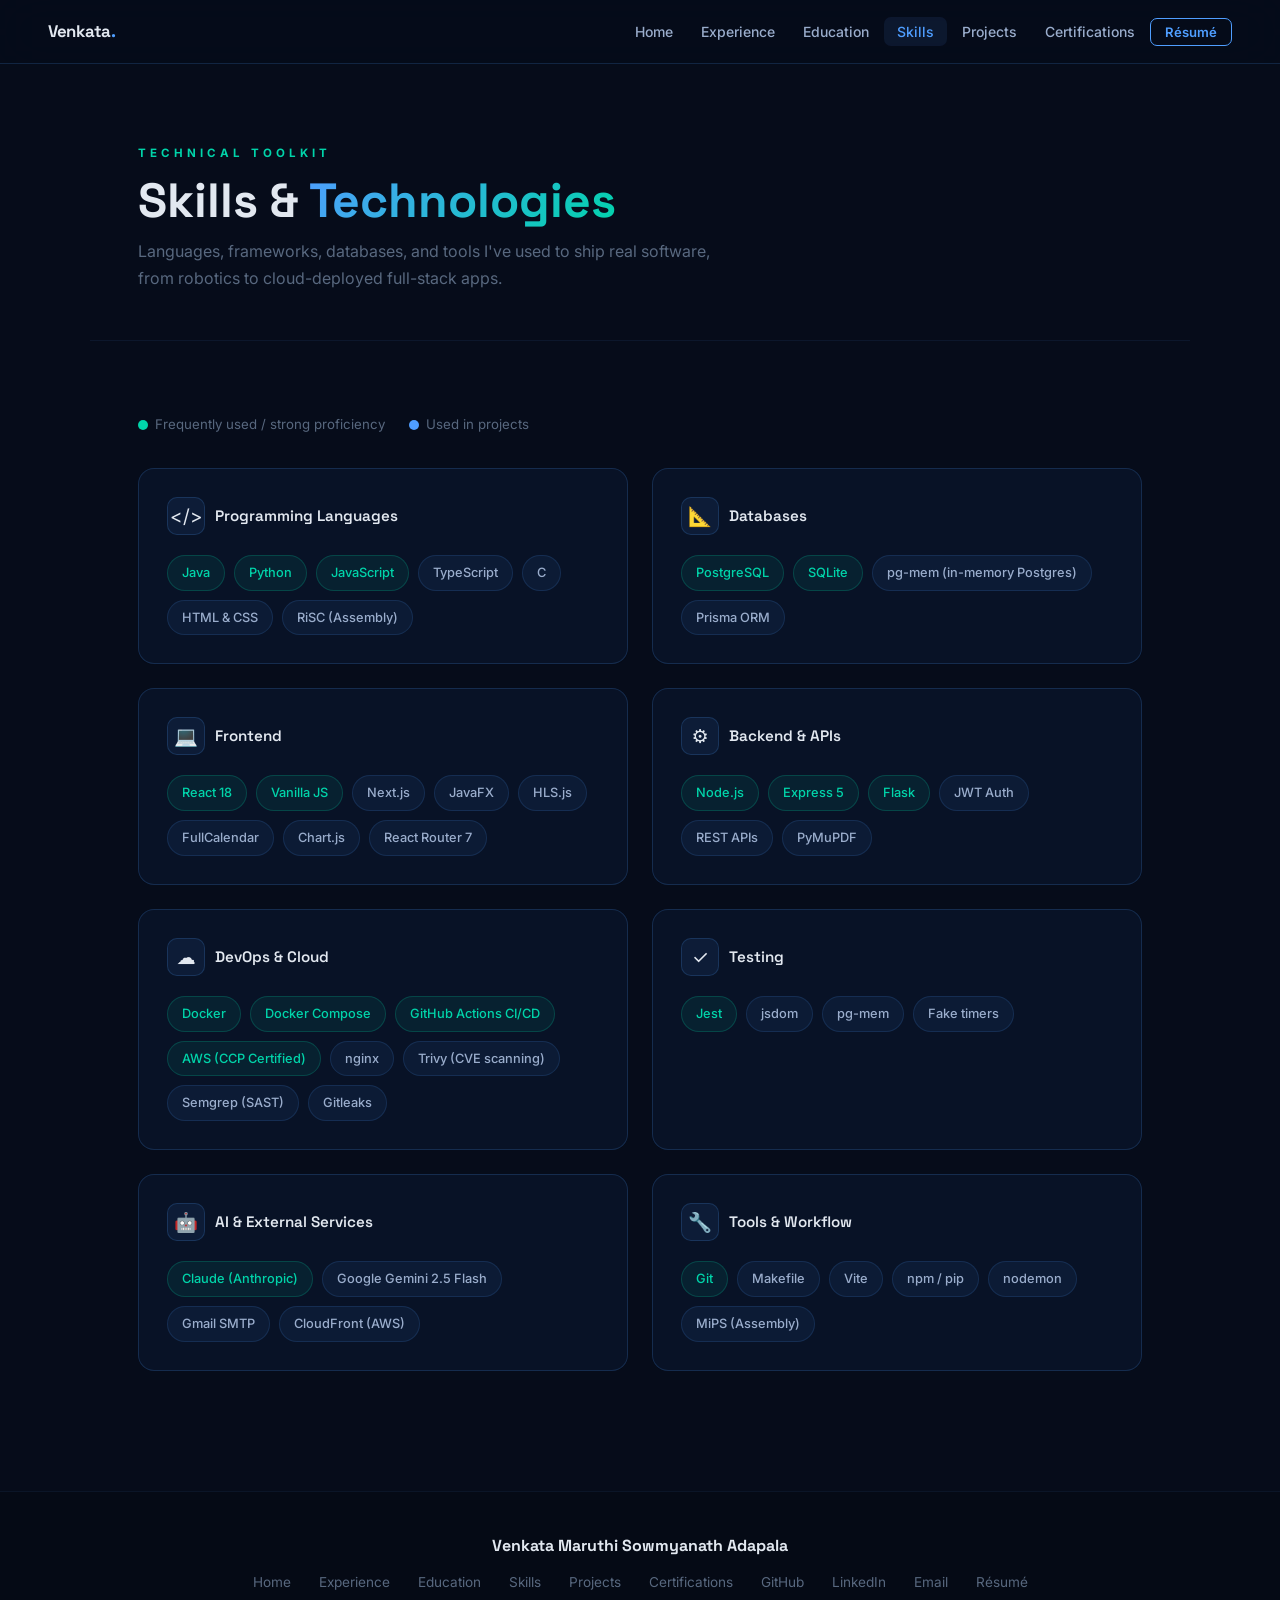
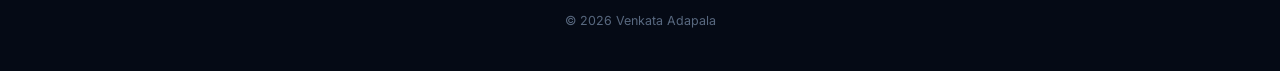
<file: skills.html>
<!doctype html>
<html lang="en">
  <head>
    <meta charset="utf-8" />
    <meta name="viewport" content="width=device-width, initial-scale=1" />
    <title>Skills | Venkata Adapala</title>
    <link rel="stylesheet" href="style.css" />
  </head>
  <body>

    <!-- ── NAVBAR ── -->
    <nav class="navbar">
      <a class="nav-logo" href="index.html">Venkata<em>.</em></a>
      <ul class="nav-links" id="navLinks">
        <li><a href="index.html">Home</a></li>
        <li><a href="experience.html">Experience</a></li>
        <li><a href="education.html">Education</a></li>
        <li><a href="skills.html" class="active">Skills</a></li>
        <li><a href="projects.html">Projects</a></li>
        <li><a href="certifications.html">Certifications</a></li>
        <li><a href="assets/Resume.pdf" class="nav-resume" target="_blank" rel="noopener">R&eacute;sum&eacute;</a></li>
      </ul>
      <button class="hamburger" id="hamburger" aria-label="Toggle navigation">
        <span></span><span></span><span></span>
      </button>
    </nav>

    <div class="page-wrapper">

      <!-- ── PAGE HERO ── -->
      <div class="page-hero">
        <p class="page-hero-eyebrow">Technical Toolkit</p>
        <h1 class="page-hero-title">Skills &amp; <em>Technologies</em></h1>
        <p class="page-hero-sub">
          Languages, frameworks, databases, and tools I've used to ship real software,
          from robotics to cloud-deployed full-stack apps.
        </p>
      </div>

      <!-- ════════════════════════════════════════════
           SKILLS
           ════════════════════════════════════════════ -->
      <section class="section">

        <div class="skills-legend reveal">
          <div class="legend-item">
            <span class="legend-dot primary"></span>
            Frequently used / strong proficiency
          </div>
          <div class="legend-item">
            <span class="legend-dot normal"></span>
            Used in projects
          </div>
        </div>

        <div class="skills-grid">

          <!-- Programming Languages -->
          <div class="skill-group reveal reveal-delay-1">
            <div class="skill-group-header">
              <div class="skill-group-icon">&#60;/&#62;</div>
              <span class="skill-group-name">Programming Languages</span>
            </div>
            <div class="skill-tags">
              <span class="skill-tag star">Java</span>
              <span class="skill-tag star">Python</span>
              <span class="skill-tag star">JavaScript</span>
              <span class="skill-tag">TypeScript</span>
              <span class="skill-tag">C</span>
              <span class="skill-tag">HTML &amp; CSS</span>
              <span class="skill-tag">RiSC (Assembly)</span>
            </div>
          </div>

          <!-- Databases -->
          <div class="skill-group reveal reveal-delay-2">
            <div class="skill-group-header">
              <div class="skill-group-icon">&#128208;</div>
              <span class="skill-group-name">Databases</span>
            </div>
            <div class="skill-tags">
              <span class="skill-tag star">PostgreSQL</span>
              <span class="skill-tag star">SQLite</span>
              <span class="skill-tag">pg-mem (in-memory Postgres)</span>
              <span class="skill-tag">Prisma ORM</span>
            </div>
          </div>

          <!-- Frontend -->
          <div class="skill-group reveal reveal-delay-1">
            <div class="skill-group-header">
              <div class="skill-group-icon">&#128187;</div>
              <span class="skill-group-name">Frontend</span>
            </div>
            <div class="skill-tags">
              <span class="skill-tag star">React 18</span>
              <span class="skill-tag star">Vanilla JS</span>
              <span class="skill-tag">Next.js</span>
              <span class="skill-tag">JavaFX</span>
              <span class="skill-tag">HLS.js</span>
              <span class="skill-tag">FullCalendar</span>
              <span class="skill-tag">Chart.js</span>
              <span class="skill-tag">React Router 7</span>
            </div>
          </div>

          <!-- Backend -->
          <div class="skill-group reveal reveal-delay-2">
            <div class="skill-group-header">
              <div class="skill-group-icon">&#9881;</div>
              <span class="skill-group-name">Backend &amp; APIs</span>
            </div>
            <div class="skill-tags">
              <span class="skill-tag star">Node.js</span>
              <span class="skill-tag star">Express 5</span>
              <span class="skill-tag star">Flask</span>
              <span class="skill-tag">JWT Auth</span>
              <span class="skill-tag">REST APIs</span>
              <span class="skill-tag">PyMuPDF</span>
            </div>
          </div>

          <!-- DevOps & Cloud -->
          <div class="skill-group reveal reveal-delay-1">
            <div class="skill-group-header">
              <div class="skill-group-icon">&#9729;</div>
              <span class="skill-group-name">DevOps &amp; Cloud</span>
            </div>
            <div class="skill-tags">
              <span class="skill-tag star">Docker</span>
              <span class="skill-tag star">Docker Compose</span>
              <span class="skill-tag star">GitHub Actions CI/CD</span>
              <span class="skill-tag star">AWS (CCP Certified)</span>
              <span class="skill-tag">nginx</span>
              <span class="skill-tag">Trivy (CVE scanning)</span>
              <span class="skill-tag">Semgrep (SAST)</span>
              <span class="skill-tag">Gitleaks</span>
            </div>
          </div>

          <!-- Testing -->
          <div class="skill-group reveal reveal-delay-2">
            <div class="skill-group-header">
              <div class="skill-group-icon">&#10003;</div>
              <span class="skill-group-name">Testing</span>
            </div>
            <div class="skill-tags">
              <span class="skill-tag star">Jest</span>
              <span class="skill-tag">jsdom</span>
              <span class="skill-tag">pg-mem</span>
              <span class="skill-tag">Fake timers</span>
            </div>
          </div>

          <!-- AI & External Services -->
          <div class="skill-group reveal reveal-delay-1">
            <div class="skill-group-header">
              <div class="skill-group-icon">&#129302;</div>
              <span class="skill-group-name">AI &amp; External Services</span>
            </div>
            <div class="skill-tags">
              <span class="skill-tag star">Claude (Anthropic)</span>
              <span class="skill-tag">Google Gemini 2.5 Flash</span>
              <span class="skill-tag">Gmail SMTP</span>
              <span class="skill-tag">CloudFront (AWS)</span>
            </div>
          </div>

          <!-- Tools & Misc -->
          <div class="skill-group reveal reveal-delay-2">
            <div class="skill-group-header">
              <div class="skill-group-icon">&#128295;</div>
              <span class="skill-group-name">Tools &amp; Workflow</span>
            </div>
            <div class="skill-tags">
              <span class="skill-tag star">Git</span>
              <span class="skill-tag">Makefile</span>
              <span class="skill-tag">Vite</span>
              <span class="skill-tag">npm / pip</span>
              <span class="skill-tag">nodemon</span>
              <span class="skill-tag">MiPS (Assembly)</span>
            </div>
          </div>

        </div>
      </section>

    </div><!-- /page-wrapper -->

    <!-- ── FOOTER ── -->
    <footer class="site-footer">
      <div class="footer-name">Venkata Maruthi Sowmyanath Adapala</div>
      <div class="footer-links">
        <a href="index.html">Home</a>
        <a href="experience.html">Experience</a>
        <a href="education.html">Education</a>
        <a href="skills.html">Skills</a>
        <a href="projects.html">Projects</a>
        <a href="certifications.html">Certifications</a>
        <a href="https://github.com/AvianSilk" target="_blank" rel="noopener">GitHub</a>
        <a href="https://www.linkedin.com/in/venkata-adapala/" target="_blank" rel="noopener">LinkedIn</a>
        <a href="mailto:avmsowmyanath8@gmail.com">Email</a>
        <a href="assets/Resume.pdf" target="_blank" rel="noopener">R&eacute;sum&eacute;</a>
      </div>
      <div class="footer-copy">&copy; <span id="year"></span> Venkata Adapala</div>
    </footer>

    <script src="script.js"></script>
  </body>
</html>
</file>
<file: style.css>
/* ============================================================
   Portfolio – Venkata Adapala
   Dark theme · Glassmorphism · Scroll-reveal · Multi-page
   ============================================================ */

@import url('https://fonts.googleapis.com/css2?family=Space+Grotesk:wght@400;500;600;700&family=Inter:wght@300;400;500;600&display=swap');

/* ---- Variables ---- */
:root {
  --bg:          #060c1a;
  --bg-2:        #0a1428;
  --card:        rgba(10, 20, 42, 0.85);
  --card-solid:  #0b1730;
  --accent:      #4f9eff;
  --teal:        #00d4aa;
  --purple:      #9b6dff;
  --amber:       #ffa94d;
  --text:        #e2e8f0;
  --text-dim:    #9aadcc;
  --muted:       #58687f;
  --border:      rgba(79, 158, 255, 0.18);
  --border-soft: rgba(79, 158, 255, 0.08);
  --shadow:      0 12px 40px rgba(0, 0, 0, 0.55);
  --glow-blue:   0 0 32px rgba(79, 158, 255, 0.22);
  --glow-teal:   0 0 32px rgba(0, 212, 170, 0.22);
  --font-head:   'Space Grotesk', system-ui, sans-serif;
  --font-body:   'Inter', system-ui, sans-serif;
}

/* ---- Reset ---- */
*, *::before, *::after { box-sizing: border-box; margin: 0; padding: 0; }
html { scroll-behavior: smooth; }
body {
  font-family: var(--font-body);
  background: var(--bg);
  color: var(--text);
  line-height: 1.7;
  overflow-x: hidden;
  min-height: 100vh;
}

/* ============================================================
   NAVBAR
   ============================================================ */
.navbar {
  position: fixed;
  top: 0; left: 0; right: 0;
  z-index: 1000;
  height: 64px;
  display: flex;
  align-items: center;
  justify-content: space-between;
  padding: 0 clamp(1rem, 4vw, 3rem);
  background: rgba(6, 12, 26, 0.82);
  backdrop-filter: blur(24px);
  -webkit-backdrop-filter: blur(24px);
  border-bottom: 1px solid var(--border);
}

.nav-logo {
  font-family: var(--font-head);
  font-weight: 700;
  font-size: 1.05rem;
  color: var(--text);
  text-decoration: none;
  letter-spacing: -0.3px;
  white-space: nowrap;
}
.nav-logo em { font-style: normal; color: var(--accent); }

.nav-links {
  display: flex;
  align-items: center;
  gap: 2px;
  list-style: none;
}
.nav-links a {
  color: var(--text-dim);
  text-decoration: none;
  font-size: 0.875rem;
  font-weight: 500;
  padding: 6px 13px;
  border-radius: 7px;
  transition: color 0.2s, background 0.2s;
}
.nav-links a:hover,
.nav-links a.active { color: var(--accent); background: rgba(79,158,255,0.09); }

.nav-resume {
  border: 1px solid var(--accent);
  color: var(--accent) !important;
  background: transparent !important;
  padding: 5px 14px !important;
  border-radius: 7px;
  font-weight: 600 !important;
  font-size: 0.82rem !important;
  transition: background 0.2s, color 0.2s !important;
}
.nav-resume:hover { background: var(--accent) !important; color: var(--bg) !important; }

.hamburger {
  display: none;
  flex-direction: column;
  justify-content: center;
  gap: 5px;
  cursor: pointer;
  background: none;
  border: none;
  padding: 4px;
}
.hamburger span {
  display: block;
  width: 22px;
  height: 2px;
  background: var(--text);
  border-radius: 2px;
  transition: transform 0.3s, opacity 0.3s;
}

/* ============================================================
   HERO
   ============================================================ */
.hero {
  position: relative;
  min-height: 100vh;
  display: flex;
  align-items: center;
  justify-content: center;
  padding: 80px 2rem 5rem;
  overflow: hidden;
}

#star-canvas {
  position: absolute;
  inset: 0;
  z-index: 0;
  pointer-events: none;
}

.hero-bg {
  position: absolute;
  inset: 0;
  background:
    radial-gradient(ellipse 80% 55% at 50% -5%, rgba(79,158,255,0.1) 0%, transparent 65%),
    radial-gradient(ellipse 45% 35% at 85% 80%, rgba(0,212,170,0.07) 0%, transparent 55%);
  z-index: 0;
}

.hero-content {
  position: relative;
  z-index: 2;
  text-align: center;
  max-width: 740px;
}

/* Hero photo */
.hero-photo {
  display: block;
  width: 200px;
  border-radius: 12px;
  margin: 0 auto 1.75rem;
  object-fit: cover;
  border: 1px solid var(--border);
}

/* Text */
.hero-eyebrow {
  font-size: 0.72rem;
  letter-spacing: 4px;
  text-transform: uppercase;
  color: var(--teal);
  font-weight: 700;
  margin-bottom: 0.6rem;
}

.hero-name {
  font-family: var(--font-head);
  font-size: clamp(2rem, 6vw, 3.6rem);
  font-weight: 700;
  line-height: 1.1;
  margin-bottom: 1rem;
  background: linear-gradient(120deg, #fff 0%, var(--accent) 50%, var(--teal) 100%);
  background-size: 200% 100%;
  -webkit-background-clip: text;
  background-clip: text;
  -webkit-text-fill-color: transparent;
  animation: shimmer 5s ease-in-out infinite;
}
@keyframes shimmer { 0%,100%{ background-position:0% 50%; } 50%{ background-position:100% 50%; } }

.hero-tagline {
  font-size: 1.15rem;
  color: var(--text-dim);
  margin-bottom: 0.4rem;
  min-height: 1.9rem;
}
.hero-tagline .typed-text { color: var(--accent); font-weight: 600; }
.cursor {
  display: inline-block;
  width: 2px;
  height: 1em;
  background: var(--accent);
  vertical-align: middle;
  margin-left: 2px;
  animation: blink 1s step-end infinite;
}
@keyframes blink { 50%{ opacity:0; } }

.hero-desc {
  font-size: 0.97rem;
  color: var(--muted);
  margin: 0.9rem auto 2.2rem;
  max-width: 460px;
}

.hero-actions {
  display: flex;
  gap: 12px;
  justify-content: center;
  flex-wrap: wrap;
  margin-bottom: 2.5rem;
}

.hero-socials {
  display: flex;
  gap: 10px;
  justify-content: center;
  flex-wrap: wrap;
}
.social-pill {
  display: inline-flex;
  align-items: center;
  gap: 6px;
  color: var(--muted);
  text-decoration: none;
  font-size: 0.85rem;
  padding: 6px 14px;
  border: 1px solid var(--border-soft);
  border-radius: 20px;
  transition: color 0.2s, border-color 0.2s, background 0.2s;
}
.social-pill:hover {
  color: var(--accent);
  border-color: var(--border);
  background: rgba(79,158,255,0.06);
}

/* ============================================================
   BUTTONS
   ============================================================ */
.btn {
  display: inline-flex;
  align-items: center;
  gap: 7px;
  padding: 11px 24px;
  border-radius: 8px;
  font-weight: 600;
  font-size: 0.9rem;
  text-decoration: none;
  border: none;
  cursor: pointer;
  transition: transform 0.2s, box-shadow 0.2s;
}
.btn:hover { transform: translateY(-2px); }

.btn-primary {
  background: linear-gradient(135deg, var(--accent) 0%, #3b82f6 100%);
  color: #fff;
}
.btn-primary:hover { box-shadow: 0 8px 28px rgba(79,158,255,0.4); }

.btn-teal {
  background: linear-gradient(135deg, var(--teal) 0%, #00a888 100%);
  color: #040c1a;
  font-weight: 700;
}
.btn-teal:hover { box-shadow: 0 8px 28px rgba(0,212,170,0.38); }

.btn-ghost {
  background: transparent;
  border: 1px solid var(--border);
  color: var(--text-dim);
}
.btn-ghost:hover { border-color: var(--accent); color: var(--accent); }

.link-btn,
.cert-verify-btn {
  display: inline-flex;
  align-items: center;
  gap: 6px;
  font-size: 0.78rem;
  font-weight: 600;
  padding: 7px 14px;
  border-radius: 20px;
  text-decoration: none;
  background: rgba(79, 158, 255, 0.1);
  border: 1px solid rgba(79, 158, 255, 0.25);
  color: var(--accent);
  transition: background 0.2s, border-color 0.2s;
  text-align: center;
}
.link-btn:hover,
.cert-verify-btn:hover {
  background: rgba(79, 158, 255, 0.2);
  border-color: var(--accent);
}

/* ============================================================
   PAGE WRAPPER (non-hero pages)
   ============================================================ */
.page-wrapper { padding-top: 64px; }

.page-hero {
  padding: 5rem clamp(1rem,4vw,3rem) 3rem;
  max-width: 1100px;
  margin: 0 auto;
  border-bottom: 1px solid var(--border-soft);
}
.page-hero-eyebrow {
  font-size: 0.72rem;
  letter-spacing: 4px;
  text-transform: uppercase;
  color: var(--teal);
  font-weight: 700;
  margin-bottom: 0.6rem;
}
.page-hero-title {
  font-family: var(--font-head);
  font-size: clamp(2rem, 5vw, 3rem);
  font-weight: 700;
  color: var(--text);
  line-height: 1.15;
}
.page-hero-title em {
  font-style: normal;
  background: linear-gradient(135deg, var(--accent), var(--teal));
  -webkit-background-clip: text;
  background-clip: text;
  -webkit-text-fill-color: transparent;
}
.page-hero-sub {
  font-size: 1rem;
  color: var(--muted);
  margin-top: 0.6rem;
  max-width: 600px;
}

/* ============================================================
   SECTION
   ============================================================ */
.section {
  padding: 4.5rem clamp(1rem,4vw,3rem);
  max-width: 1100px;
  margin: 0 auto;
}

.section-eyebrow {
  font-size: 0.7rem;
  letter-spacing: 4px;
  text-transform: uppercase;
  color: var(--teal);
  font-weight: 700;
  margin-bottom: 0.5rem;
}
.section-title {
  font-family: var(--font-head);
  font-size: clamp(1.5rem,3.5vw,2rem);
  font-weight: 700;
  color: var(--text);
  margin-bottom: 0.4rem;
}
.section-title em {
  font-style: normal;
  background: linear-gradient(135deg, var(--accent), var(--teal));
  -webkit-background-clip: text;
  background-clip: text;
  -webkit-text-fill-color: transparent;
}
.section-rule {
  width: 48px;
  height: 3px;
  background: linear-gradient(90deg, var(--accent), var(--teal));
  border-radius: 3px;
  margin-bottom: 2.5rem;
}

/* ============================================================
   GLASS CARD (generic)
   ============================================================ */
.glass-card {
  background: var(--card);
  border: 1px solid var(--border);
  border-radius: 16px;
  padding: 2rem;
  backdrop-filter: blur(12px);
  -webkit-backdrop-filter: blur(12px);
  transition: border-color 0.3s, box-shadow 0.3s, transform 0.3s;
}
.glass-card:hover {
  border-color: rgba(79,158,255,0.38);
  box-shadow: var(--glow-blue), var(--shadow);
  transform: translateY(-4px);
}

/* ============================================================
   SCROLL REVEAL
   ============================================================ */
.reveal {
  opacity: 0;
  transform: translateY(22px);
  transition: opacity 0.6s ease, transform 0.6s ease;
}
.reveal.visible { opacity: 1; transform: none; }
.reveal-delay-1 { transition-delay: 0.1s; }
.reveal-delay-2 { transition-delay: 0.2s; }
.reveal-delay-3 { transition-delay: 0.3s; }

/* ============================================================
   HOME – SUMMARY
   ============================================================ */
.summary-card {
  background: var(--card);
  border: 1px solid var(--border);
  border-radius: 18px;
  padding: 2.5rem;
  backdrop-filter: blur(12px);
}
.summary-card p {
  font-size: 1.05rem;
  color: var(--text-dim);
  line-height: 1.8;
}
.summary-card p strong { color: var(--text); }

/* Stats row */
.stats-grid {
  display: grid;
  grid-template-columns: repeat(3, 1fr);
  gap: 1rem;
  margin-top: 2rem;
}
.stat-card {
  background: var(--card);
  border: 1px solid var(--border);
  border-radius: 14px;
  padding: 1.4rem 1rem;
  text-align: center;
  transition: transform 0.3s, border-color 0.3s;
}
.stat-card:hover { transform: translateY(-3px); border-color: rgba(79,158,255,0.35); }
.stat-number {
  font-family: var(--font-head);
  font-size: 2.2rem;
  font-weight: 700;
  background: linear-gradient(135deg, var(--accent), var(--teal));
  -webkit-background-clip: text;
  background-clip: text;
  -webkit-text-fill-color: transparent;
  display: block;
  line-height: 1.1;
}
.stat-label { font-size: 0.8rem; color: var(--muted); margin-top: 5px; line-height: 1.3; }

/* ============================================================
   HOME – AWARDS
   ============================================================ */
.awards-grid {
  display: grid;
  grid-template-columns: 1fr 1fr;
  gap: 1.25rem;
}
.award-card {
  background: var(--card);
  border: 1px solid var(--border);
  border-radius: 14px;
  padding: 1.5rem;
  display: flex;
  gap: 1.1rem;
  align-items: flex-start;
  transition: border-color 0.3s, transform 0.3s;
}
.award-card:hover { border-color: rgba(79,158,255,0.35); transform: translateY(-3px); }
.award-icon {
  font-size: 1.6rem;
  width: 48px;
  height: 48px;
  flex-shrink: 0;
  display: flex;
  align-items: center;
  justify-content: center;
  background: rgba(79,158,255,0.08);
  border: 1px solid var(--border);
  border-radius: 12px;
}
.award-title {
  font-family: var(--font-head);
  font-size: 0.97rem;
  font-weight: 600;
  color: var(--text);
}
.award-meta { font-size: 0.8rem; color: var(--muted); margin-top: 2px; }
.award-desc { font-size: 0.875rem; color: var(--text-dim); margin-top: 6px; line-height: 1.5; }

/* ============================================================
   PROJECTS PAGE
   ============================================================ */
.project-card {
  background: var(--card);
  border: 1px solid var(--border);
  border-radius: 20px;
  overflow: hidden;
  margin-bottom: 2.5rem;
  backdrop-filter: blur(10px);
  transition: border-color 0.3s, box-shadow 0.3s;
}
.project-card:hover {
  border-color: rgba(79,158,255,0.4);
  box-shadow: var(--shadow), var(--glow-blue);
}

.project-header {
  padding: 2rem 2rem 1.5rem;
  border-bottom: 1px solid var(--border-soft);
  position: relative;
}
.project-header::before {
  content: '';
  position: absolute;
  top: 0; left: 0; right: 0;
  height: 3px;
  background: linear-gradient(90deg, var(--accent), var(--teal));
}
.project-header.purple-top::before {
  background: linear-gradient(90deg, var(--purple), var(--accent));
}

.project-type {
  font-size: 0.7rem;
  letter-spacing: 3px;
  text-transform: uppercase;
  color: var(--teal);
  font-weight: 700;
  margin-bottom: 0.5rem;
}
.project-title-row {
  display: flex;
  align-items: center;
  gap: 14px;
  flex-wrap: wrap;
  margin-bottom: 0.3rem;
}
.project-logo {
  height: 40px;
  width: auto;
  object-fit: contain;
  border-radius: 8px;
}
.project-title {
  font-family: var(--font-head);
  font-size: 1.65rem;
  font-weight: 700;
  color: var(--text);
}
.project-title a { color: inherit; text-decoration: none; transition: color 0.2s; }
.project-title a:hover { color: var(--accent); }
.project-date { font-size: 0.83rem; color: var(--muted); }

.project-body { padding: 1.75rem 2rem 0; }
.project-desc {
  font-size: 0.95rem;
  color: var(--text-dim);
  line-height: 1.75;
  margin-bottom: 1.5rem;
}

/* Tech tags */
.tech-stack { display: flex; flex-wrap: wrap; gap: 8px; margin-bottom: 1.5rem; }
.tag {
  font-size: 0.76rem;
  font-weight: 600;
  padding: 4px 11px;
  border-radius: 20px;
  letter-spacing: 0.2px;
  text-decoration: none;
}
a.tag:hover { opacity: 0.8; }
.tag-blue   { background:rgba(79,158,255,0.12); color:var(--accent);  border:1px solid rgba(79,158,255,0.25); }
.tag-teal   { background:rgba(0,212,170,0.1);   color:var(--teal);   border:1px solid rgba(0,212,170,0.22); }
.tag-purple { background:rgba(155,109,255,0.1); color:var(--purple); border:1px solid rgba(155,109,255,0.22); }
.tag-amber  { background:rgba(255,169,77,0.1);  color:var(--amber);  border:1px solid rgba(255,169,77,0.22); }
.tag-gray   { background:rgba(90,105,125,0.14); color:var(--text-dim);border:1px solid rgba(90,105,125,0.2); }

/* Feature list */
.features-heading {
  font-family: var(--font-head);
  font-size: 0.82rem;
  font-weight: 700;
  letter-spacing: 2px;
  text-transform: uppercase;
  color: var(--accent);
  margin-bottom: 0.85rem;
}
.feature-list { list-style: none; display: grid; gap: 0.65rem; margin-bottom: 1.5rem; }
.feature-list li {
  position: relative;
  padding-left: 1.25rem;
  font-size: 0.9rem;
  color: var(--text-dim);
  line-height: 1.55;
}
.feature-list li::before { content:'▸'; color:var(--teal); position:absolute; left:0; top:0.175em; }
.feature-list li strong { color: var(--text); }

/* Project metrics bar */
.metrics-row {
  display: flex;
  flex-wrap: wrap;
  gap: 0.75rem;
  margin-bottom: 1.5rem;
}
.metric-chip {
  display: inline-flex;
  align-items: center;
  gap: 6px;
  font-size: 0.8rem;
  font-weight: 600;
  padding: 5px 13px;
  border-radius: 20px;
  background: rgba(0,212,170,0.08);
  border: 1px solid rgba(0,212,170,0.18);
  color: var(--teal);
}

.project-footer {
  padding: 1.25rem 2rem;
  border-top: 1px solid var(--border-soft);
  display: flex;
  gap: 1rem;
  align-items: center;
  flex-wrap: wrap;
}

/* two-col features on large screens */
.features-2col { columns: 2; column-gap: 2rem; }
.features-2col li { break-inside: avoid; }

/* ============================================================
   CERTIFICATIONS
   ============================================================ */
.cert-grid {
  display: grid;
  grid-template-columns: 1fr 1fr;
  gap: 1.5rem;
}
.cert-card {
  background: var(--card);
  border: 1px solid var(--border);
  border-radius: 16px;
  padding: 1.75rem;
  position: relative;
  overflow: hidden;
  backdrop-filter: blur(10px);
  transition: border-color 0.3s, box-shadow 0.3s, transform 0.3s;
}
.cert-card::after {
  content: '';
  position: absolute;
  bottom: 0; left: 0; right: 0;
  height: 3px;
  background: linear-gradient(90deg, var(--accent), var(--purple));
}
.cert-card:hover {
  border-color: rgba(79,158,255,0.38);
  box-shadow: var(--shadow), var(--glow-blue);
  transform: translateY(-4px);
}
.cert-issuer {
  font-size: 0.7rem;
  letter-spacing: 3px;
  text-transform: uppercase;
  color: var(--accent);
  font-weight: 700;
  margin-bottom: 0.5rem;
}
.cert-title {
  font-family: var(--font-head);
  font-size: 1.05rem;
  font-weight: 700;
  color: var(--text);
  margin-bottom: 0.4rem;
  line-height: 1.3;
}
.cert-title a { color: inherit; text-decoration: none; }
.cert-title a:hover { color: var(--accent); }
.cert-date { font-size: 0.8rem; color: var(--muted); margin-bottom: 0.9rem; }
.cert-desc { font-size: 0.875rem; color: var(--text-dim); line-height: 1.6; }

/* ============================================================
   EXPERIENCE TIMELINE
   ============================================================ */
.timeline {
  position: relative;
  padding-left: 2.25rem;
}
.timeline::before {
  content: '';
  position: absolute;
  left: 0; top: 6px; bottom: 0;
  width: 2px;
  background: linear-gradient(180deg, var(--accent), var(--teal) 70%, transparent);
}
.timeline-item { position: relative; margin-bottom: 2.75rem; }
.timeline-dot {
  position: absolute;
  left: -2.55rem;
  top: 5px;
  width: 14px;
  height: 14px;
  border-radius: 50%;
  background: var(--accent);
  border: 2.5px solid var(--bg);
  box-shadow: 0 0 0 3px rgba(79,158,255,0.28);
}
.timeline-date {
  font-size: 0.76rem;
  color: var(--teal);
  font-weight: 700;
  letter-spacing: 1px;
  text-transform: uppercase;
  margin-bottom: 0.35rem;
}
.timeline-title {
  font-family: var(--font-head);
  font-size: 1.15rem;
  font-weight: 700;
  color: var(--text);
  margin-bottom: 0.2rem;
}
.timeline-sub { font-size: 0.875rem; color: var(--muted); margin-bottom: 0.8rem; }
.timeline-sub a { color: var(--accent); text-decoration: none; }
.timeline-sub a:hover { text-decoration: underline; }

.timeline-content {
  background: var(--card);
  border: 1px solid var(--border);
  border-radius: 14px;
  padding: 1.35rem 1.5rem;
  backdrop-filter: blur(8px);
}
.timeline-list { list-style: none; display: grid; gap: 0.6rem; }
.timeline-list li {
  position: relative;
  padding-left: 1.25rem;
  font-size: 0.9rem;
  color: var(--text-dim);
  line-height: 1.55;
}
.timeline-list li::before { content:'▸'; color:var(--accent); position:absolute; left:0; top:0.175em; }
.timeline-list li strong { color: var(--text); }
.timeline-badge {
  display: inline-flex;
  align-items: center;
  gap: 5px;
  font-size: 0.76rem;
  font-weight: 700;
  padding: 3px 10px;
  border-radius: 20px;
  background: rgba(255,169,77,0.1);
  border: 1px solid rgba(255,169,77,0.22);
  color: var(--amber);
  margin-top: 0.75rem;
}

/* ============================================================
   EDUCATION
   ============================================================ */
.edu-card {
  background: var(--card);
  border: 1px solid var(--border);
  border-radius: 16px;
  padding: 2rem 2rem 2rem 2.5rem;
  position: relative;
  overflow: hidden;
  backdrop-filter: blur(10px);
  transition: border-color 0.3s, transform 0.3s;
}
.edu-card:hover { border-color: rgba(79,158,255,0.35); transform: translateY(-3px); }
.edu-card::before {
  content: '';
  position: absolute;
  top: 0; left: 0;
  width: 4px; height: 100%;
  background: linear-gradient(180deg, var(--accent), var(--teal));
  border-radius: 16px 0 0 16px;
}
.edu-degree {
  font-family: var(--font-head);
  font-size: 1.2rem;
  font-weight: 700;
  color: var(--text);
  margin-bottom: 0.25rem;
}
.edu-school { font-size: 0.9rem; color: var(--accent); font-weight: 500; margin-bottom: 0.2rem; }
.edu-dates  { font-size: 0.82rem; color: var(--muted); margin-bottom: 1.1rem; }
.edu-details { display: grid; gap: 0.6rem; }
.edu-detail {
  font-size: 0.875rem;
  color: var(--text-dim);
  display: flex;
  gap: 8px;
  align-items: flex-start;
  line-height: 1.55;
}
.edu-detail::before { content:'▸'; color:var(--teal); flex-shrink:0; margin-top:2px; }
.edu-detail strong { color: var(--text); }

/* ============================================================
   SKILLS PAGE
   ============================================================ */
.skills-grid {
  display: grid;
  grid-template-columns: 1fr 1fr;
  gap: 1.5rem;
}

.skill-group {
  background: var(--card);
  border: 1px solid var(--border);
  border-radius: 16px;
  padding: 1.75rem;
  backdrop-filter: blur(10px);
  transition: border-color 0.3s;
}
.skill-group:hover { border-color: rgba(79,158,255,0.3); }

.skill-group-header {
  display: flex;
  align-items: center;
  gap: 10px;
  margin-bottom: 1.25rem;
}
.skill-group-icon {
  font-size: 1.2rem;
  width: 38px;
  height: 38px;
  display: flex;
  align-items: center;
  justify-content: center;
  background: rgba(79,158,255,0.08);
  border: 1px solid var(--border);
  border-radius: 10px;
  flex-shrink: 0;
}
.skill-group-name {
  font-family: var(--font-head);
  font-size: 0.95rem;
  font-weight: 600;
  color: var(--text);
}

.skill-tags { display: flex; flex-wrap: wrap; gap: 9px; }
.skill-tag {
  font-size: 0.8rem;
  font-weight: 500;
  padding: 6px 14px;
  border-radius: 20px;
  background: rgba(79,158,255,0.07);
  border: 1px solid rgba(79,158,255,0.14);
  color: var(--text-dim);
  cursor: default;
  transition: background 0.2s, color 0.2s, border-color 0.2s, transform 0.2s;
}
.skill-tag:hover {
  background: rgba(79,158,255,0.15);
  color: var(--text);
  border-color: rgba(79,158,255,0.4);
  transform: translateY(-2px);
}
.skill-tag.star {
  background: rgba(0,212,170,0.08);
  border-color: rgba(0,212,170,0.2);
  color: var(--teal);
}
.skill-tag.star:hover {
  background: rgba(0,212,170,0.18);
  border-color: rgba(0,212,170,0.45);
}

/* proficiency legend strip */
.skills-legend {
  display: flex;
  gap: 1.5rem;
  align-items: center;
  margin-bottom: 2rem;
  flex-wrap: wrap;
}
.legend-item { display: flex; align-items: center; gap: 7px; font-size: 0.83rem; color: var(--muted); }
.legend-dot {
  width: 10px; height: 10px;
  border-radius: 50%;
}
.legend-dot.primary { background: var(--teal); }
.legend-dot.normal  { background: var(--accent); }

/* ============================================================
   FOOTER
   ============================================================ */
.site-footer {
  border-top: 1px solid var(--border-soft);
  padding: 2.5rem clamp(1rem,4vw,3rem);
  text-align: center;
  margin-top: 3rem;
  background: rgba(0,0,0,0.18);
}
.footer-name {
  font-family: var(--font-head);
  font-size: 1rem;
  font-weight: 700;
  color: var(--text);
  margin-bottom: 0.75rem;
}
.footer-links {
  display: flex;
  gap: 1.75rem;
  justify-content: center;
  flex-wrap: wrap;
  margin-bottom: 1rem;
}
.footer-links a {
  color: var(--muted);
  text-decoration: none;
  font-size: 0.85rem;
  transition: color 0.2s;
}
.footer-links a:hover { color: var(--accent); }
.footer-copy { font-size: 0.78rem; color: var(--muted); }

/* ============================================================
   MISC UTILITIES
   ============================================================ */
a { color: var(--accent); }
code {
  font-size: 0.87em;
  background: rgba(79,158,255,0.1);
  padding: 2px 6px;
  border-radius: 4px;
  color: var(--teal);
}

/* ============================================================
   RESPONSIVE
   ============================================================ */
@media (max-width: 900px) {
  .stats-grid      { grid-template-columns: repeat(2,1fr); }
  .skills-grid     { grid-template-columns: 1fr; }
  .features-2col   { columns: 1; }
}

@media (max-width: 700px) {
  .nav-links { display: none; }
  .hamburger { display: flex; }
  .nav-links.open {
    display: flex;
    flex-direction: column;
    position: fixed;
    top: 64px; left: 0; right: 0;
    background: rgba(6,12,26,0.97);
    backdrop-filter: blur(24px);
    -webkit-backdrop-filter: blur(24px);
    padding: 1.5rem;
    gap: 4px;
    border-bottom: 1px solid var(--border);
    z-index: 999;
  }
  .awards-grid  { grid-template-columns: 1fr; }
  .cert-grid    { grid-template-columns: 1fr; }
  .hero-name    { font-size: 2.2rem; }
  .hero-actions { gap: 10px; }
  .project-header, .project-body { padding-left: 1.25rem; padding-right: 1.25rem; }
  .project-footer { padding: 1rem 1.25rem; }
  .timeline { padding-left: 1.75rem; }
  .timeline-dot { left: -2rem; }
}

@media (max-width: 480px) {
  .stats-grid { grid-template-columns: 1fr 1fr; }
  .btn { padding: 10px 18px; font-size: 0.85rem; }
}
</file>
